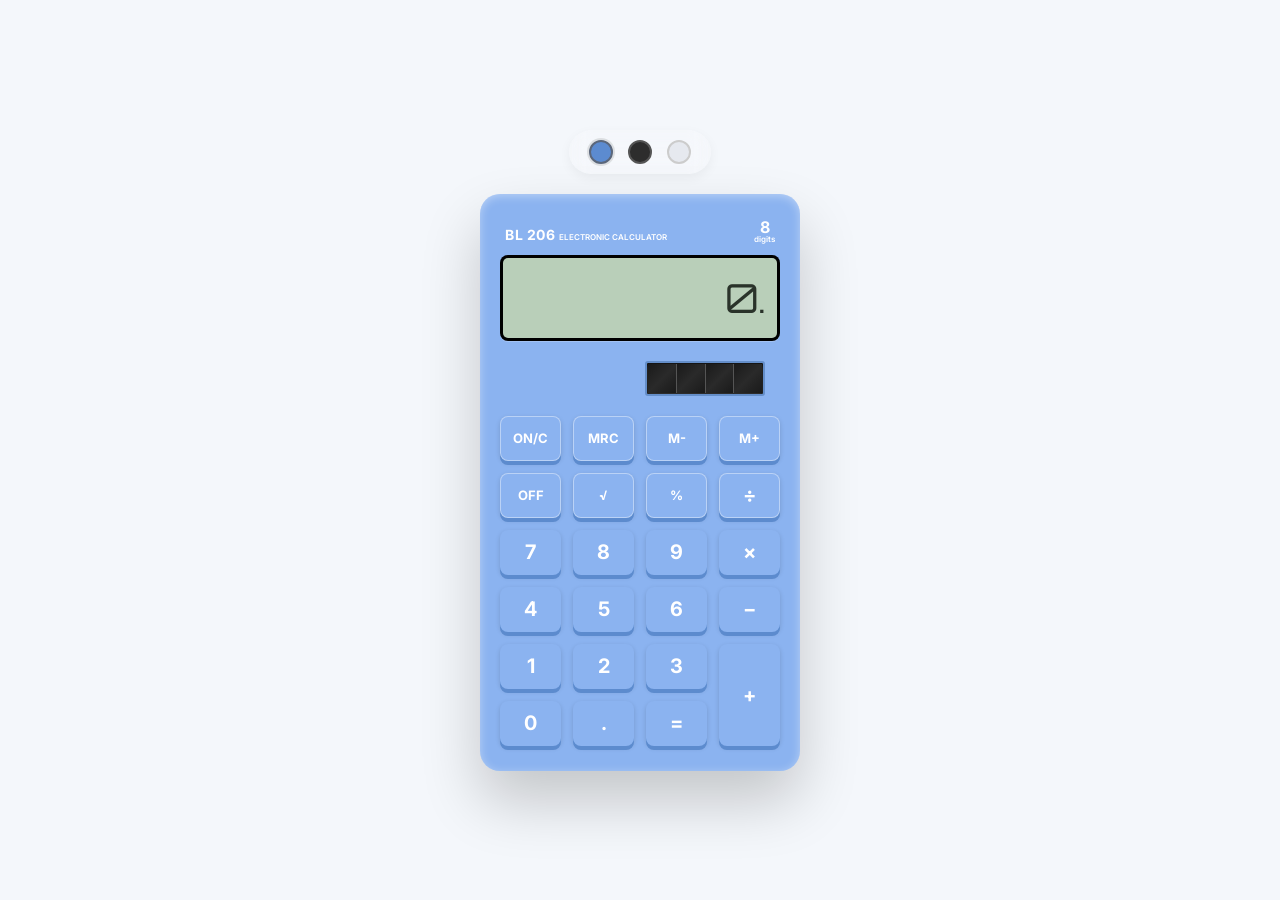
<file: WebDev-L1-Calculator/index.html>
<!DOCTYPE html>
<html lang="en">
<head>
    <meta charset="UTF-8">
    <meta name="viewport" content="width=device-width, initial-scale=1.0">
    <meta name="description" content="A professional, modern, and responsive basic calculator with theming and keyboard support.">
    <title>Basic Calculator</title>
    <link href="https://fonts.googleapis.com/css2?family=Inter:wght@400;600;700&family=Orbitron:wght@500&display=swap" rel="stylesheet">
    <link rel="stylesheet" href="style.css">
</head>
<body>
    <div class="app-container">
        <div class="theme-switcher">
            <button id="theme-blue" class="theme-btn active" data-theme="blue" title="Blue Theme (Default)"></button>
            <button id="theme-dark" class="theme-btn" data-theme="dark" title="Dark Theme"></button>
            <button id="theme-light" class="theme-btn" data-theme="light" title="Light Theme"></button>
        </div>
        
        <div class="calculator-wrapper">
            <div class="calculator">
                <div class="top-section">
                    <div class="brand">
                        <span class="brand-name">BL 206</span>
                        <span class="sub-brand">ELECTRONIC CALCULATOR</span>
                    </div>
                    <div class="digits-label">
                        <span class="digit-number">8</span>
                        <span class="digit-text">digits</span>
                    </div>
                </div>
                
                <div class="screen-container">
                    <div id="display" class="display">0.</div>
                </div>
                
                <div class="solar-panel-container">
                    <div class="solar-panel">
                        <div class="cell"></div>
                        <div class="cell"></div>
                        <div class="cell"></div>
                        <div class="cell"></div>
                    </div>
                </div>

                <div class="buttons">
                    <!-- Row 1 -->
                    <button class="btn fn outline" data-action="clear">ON/C</button>
                    <button class="btn fn outline" data-action="mrc">MRC</button>
                    <button class="btn fn outline" data-action="m-minus">M-</button>
                    <button class="btn fn outline" data-action="m-plus">M+</button>
                    
                    <!-- Row 2 -->
                    <button class="btn fn outline" data-action="off">OFF</button>
                    <button class="btn fn outline" data-action="sqrt">√</button>
                    <button class="btn fn outline" data-action="percent">%</button>
                    <button class="btn op outline" data-action="divide">÷</button>
                    
                    <!-- Row 3 -->
                    <button class="btn num" data-value="7">7</button>
                    <button class="btn num" data-value="8">8</button>
                    <button class="btn num" data-value="9">9</button>
                    <button class="btn op" data-action="multiply">×</button>
                    
                    <!-- Row 4 -->
                    <button class="btn num" data-value="4">4</button>
                    <button class="btn num" data-value="5">5</button>
                    <button class="btn num" data-value="6">6</button>
                    <button class="btn op" data-action="subtract">−</button>
                    
                    <!-- Row 5 & 6 -->
                    <button class="btn num" data-value="1">1</button>
                    <button class="btn num" data-value="2">2</button>
                    <button class="btn num" data-value="3">3</button>
                    <button class="btn op tall" data-action="add">+</button>
                    
                    <button class="btn num" data-value="0">0</button>
                    <button class="btn num" data-value=".">.</button>
                    <button class="btn op" data-action="calculate">=</button>
                </div>
            </div>
        </div>
    </div>
    <script src="script.js"></script>
</body>
</html>
</file>
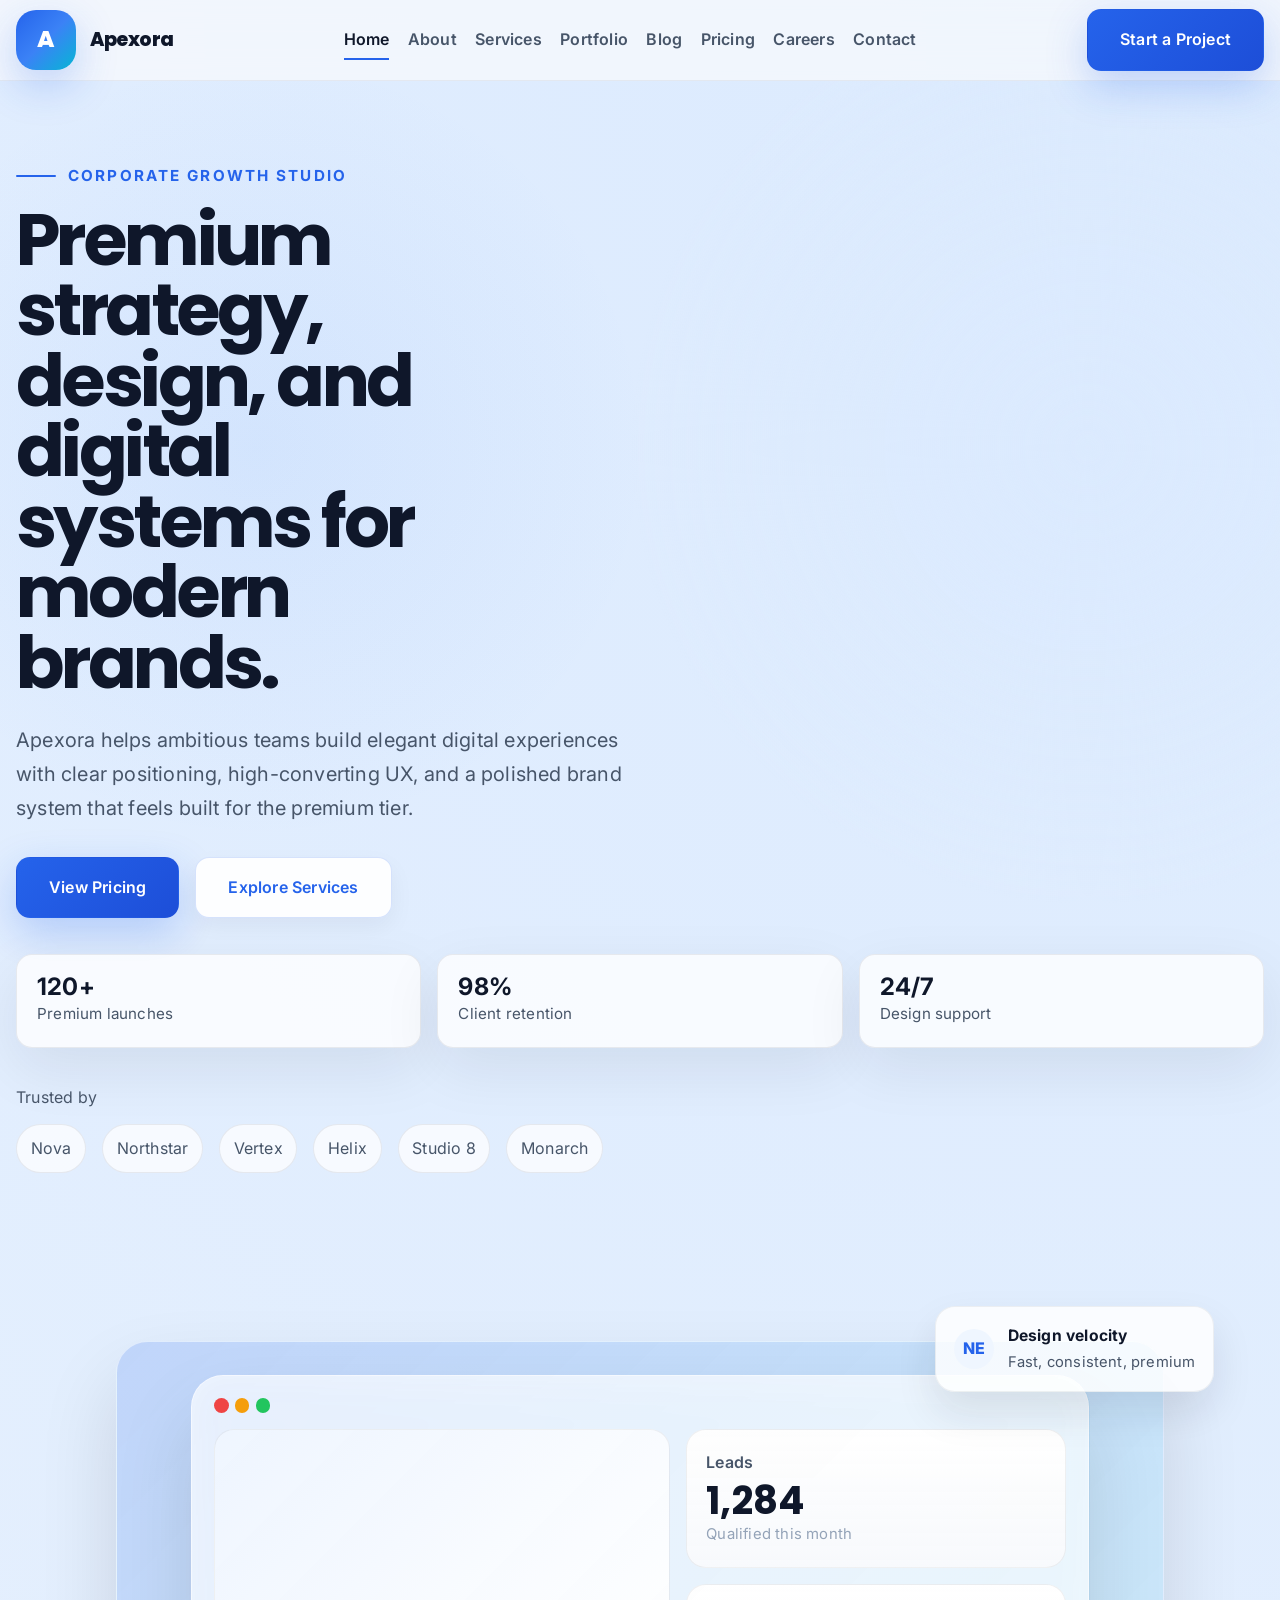
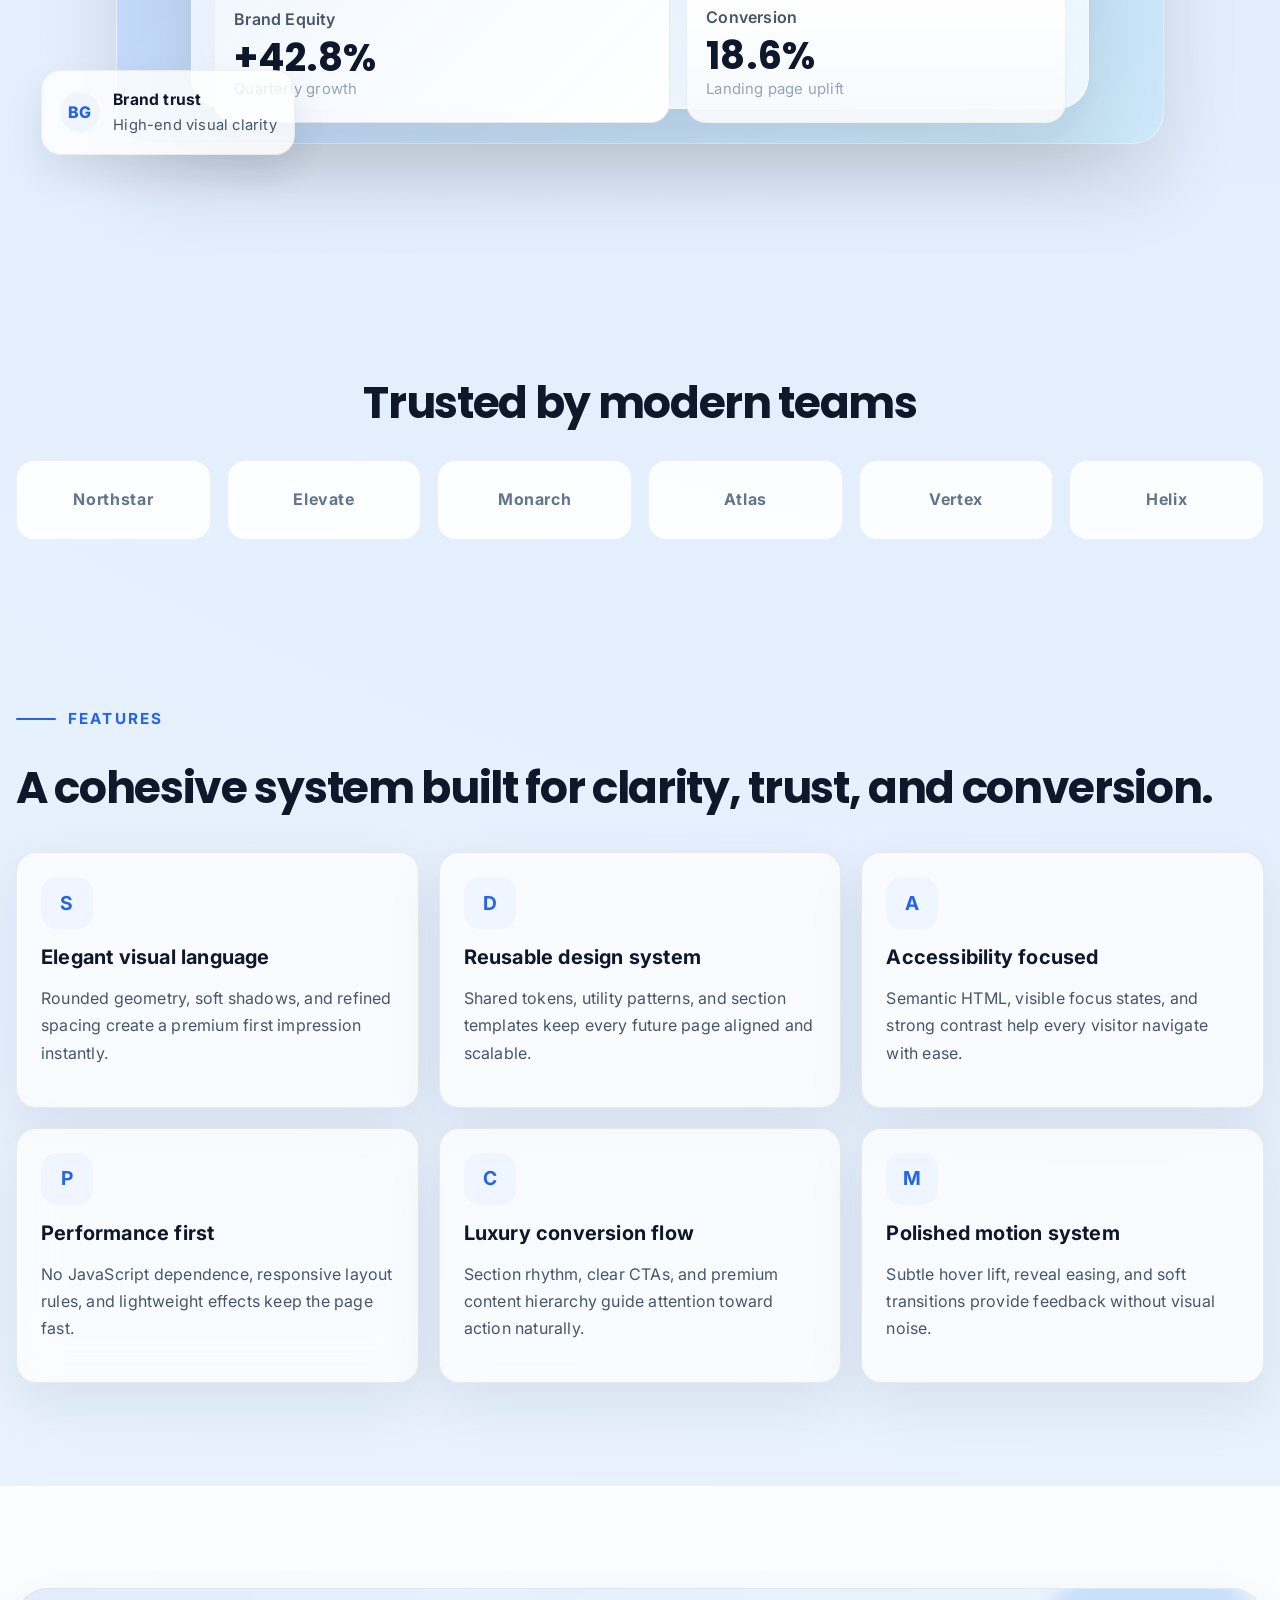
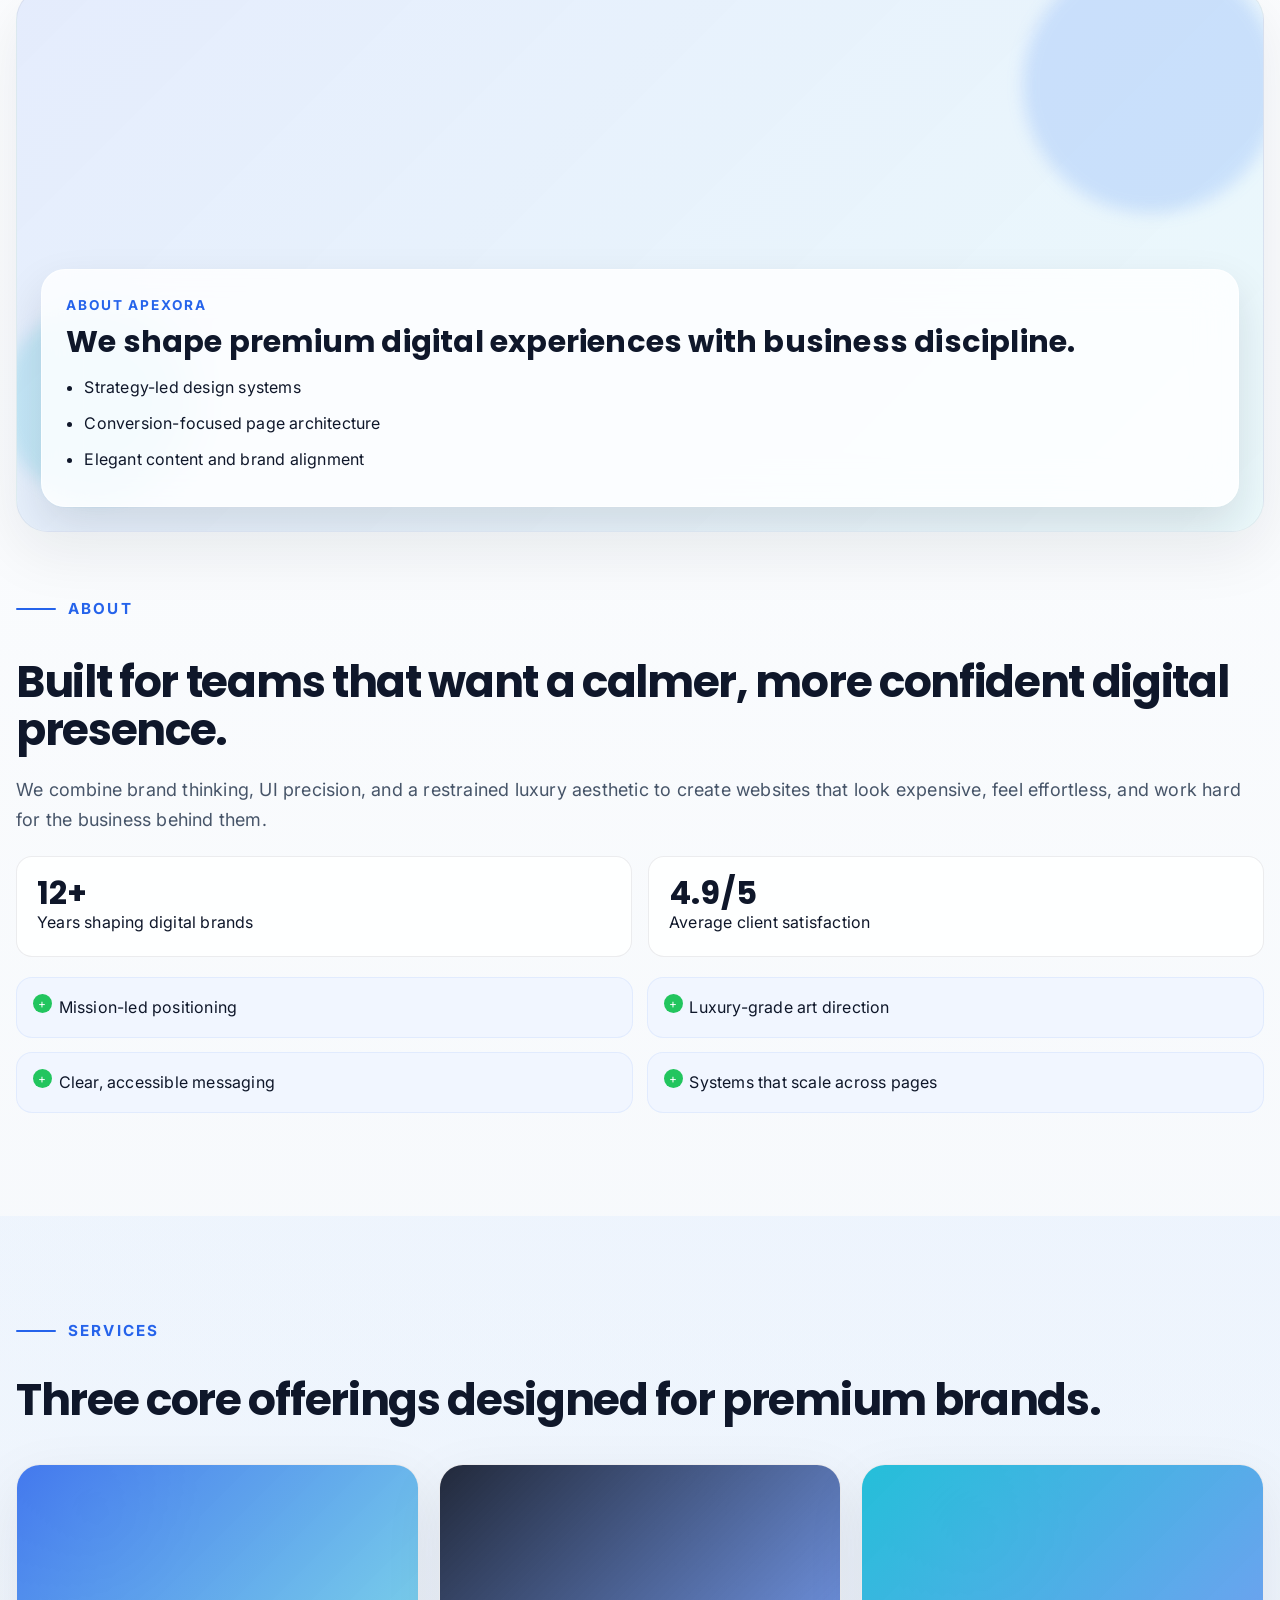
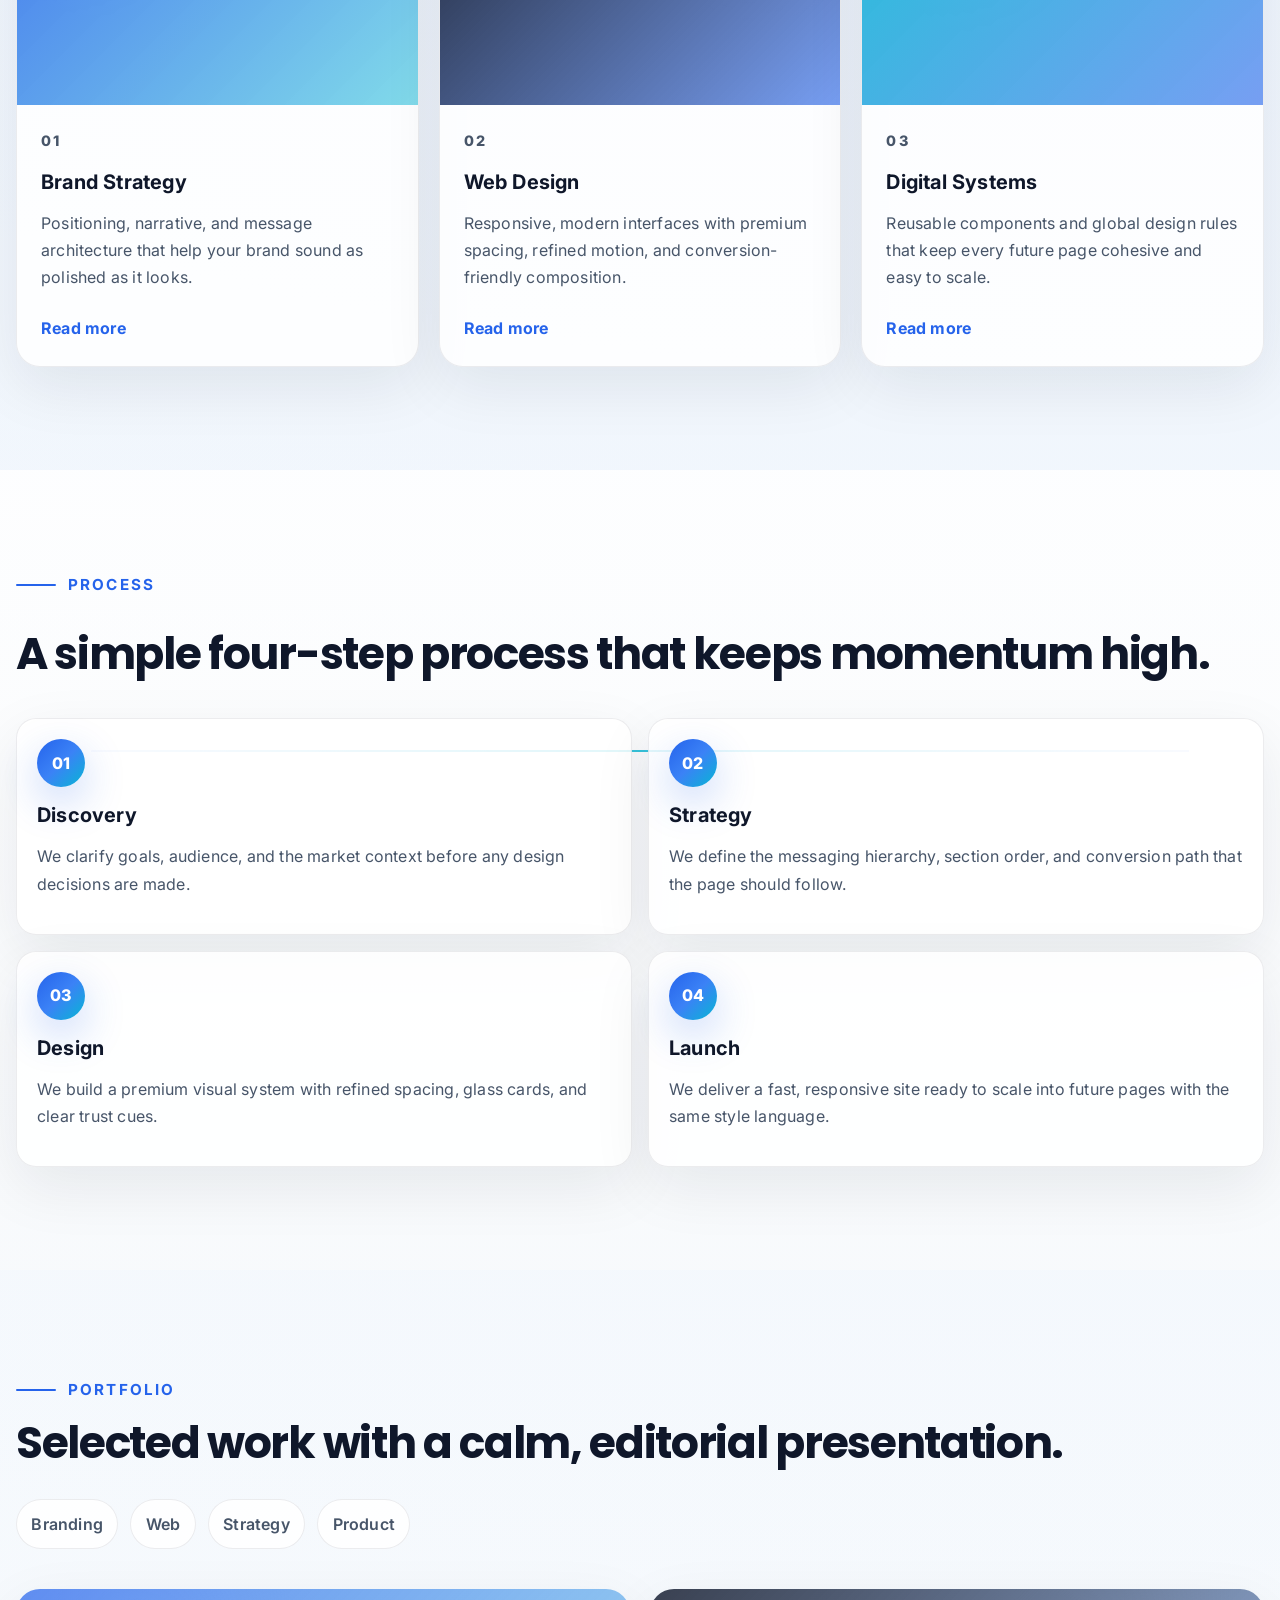
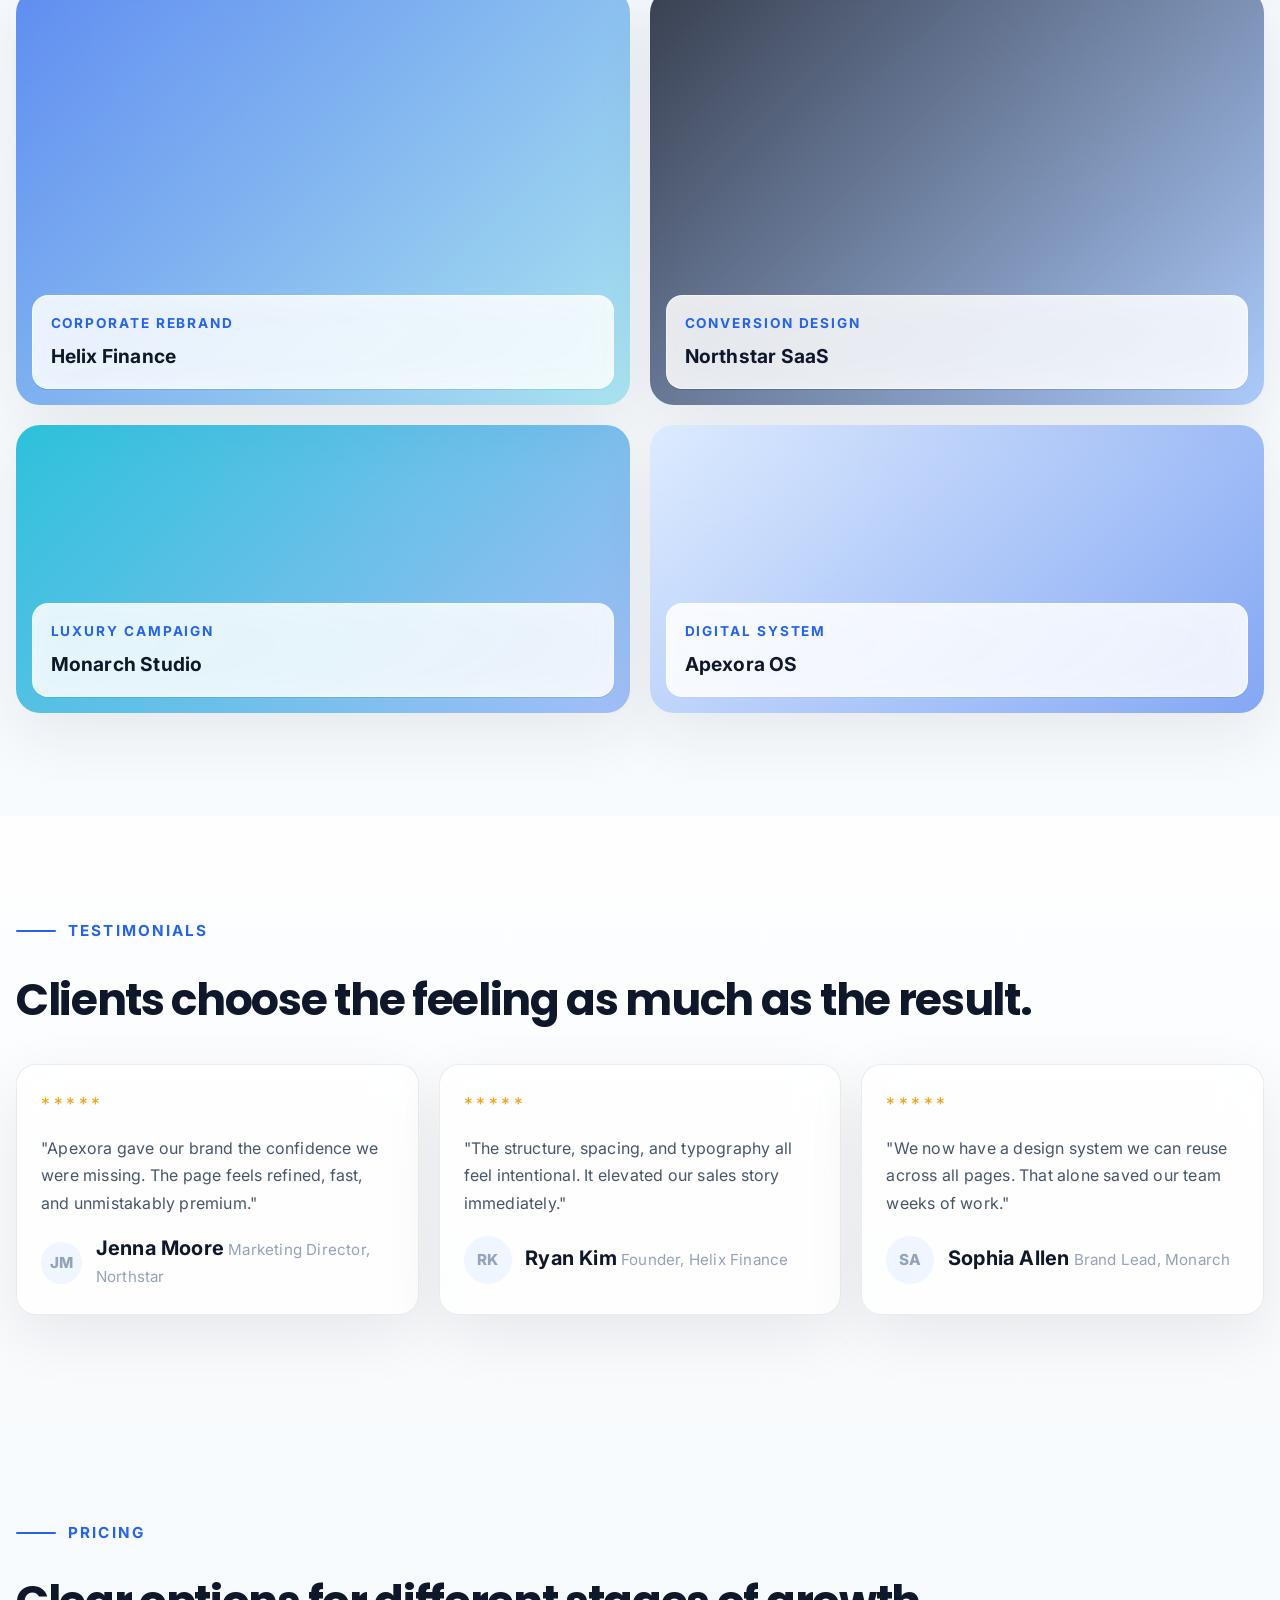
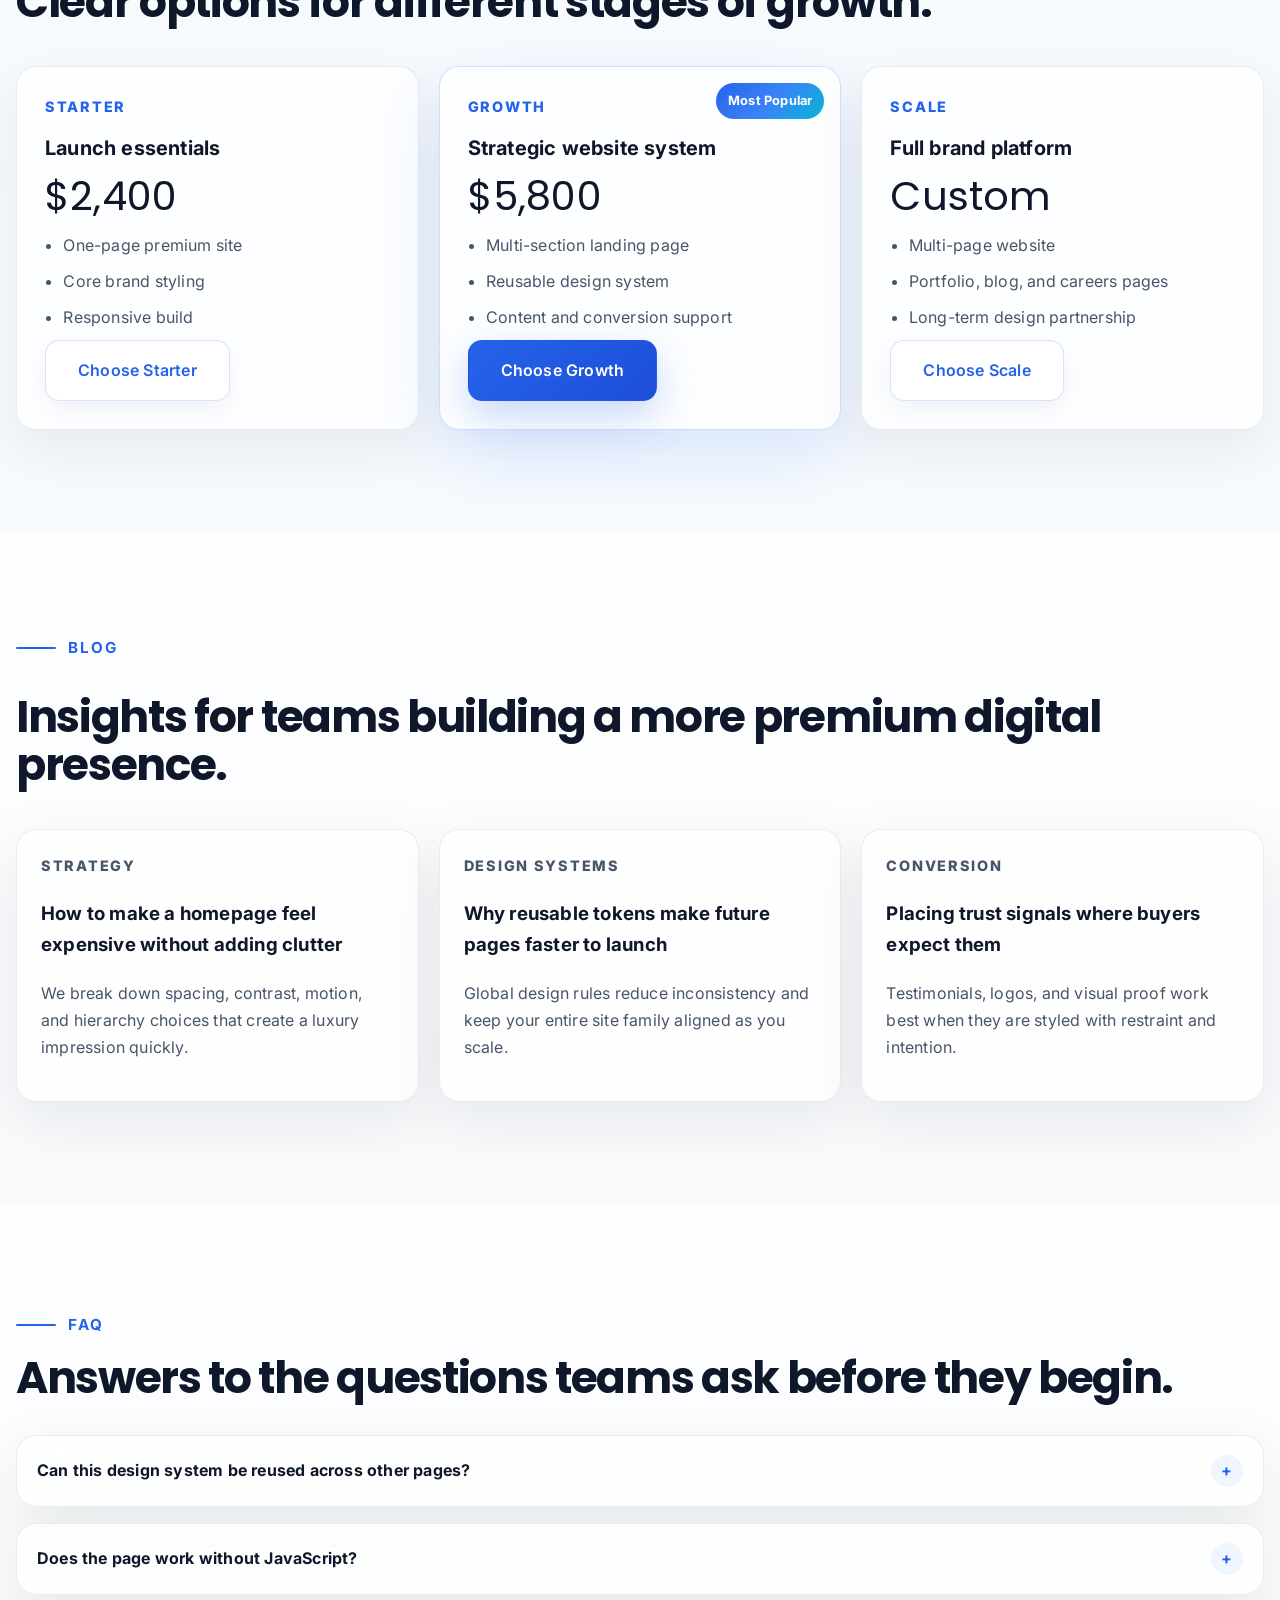
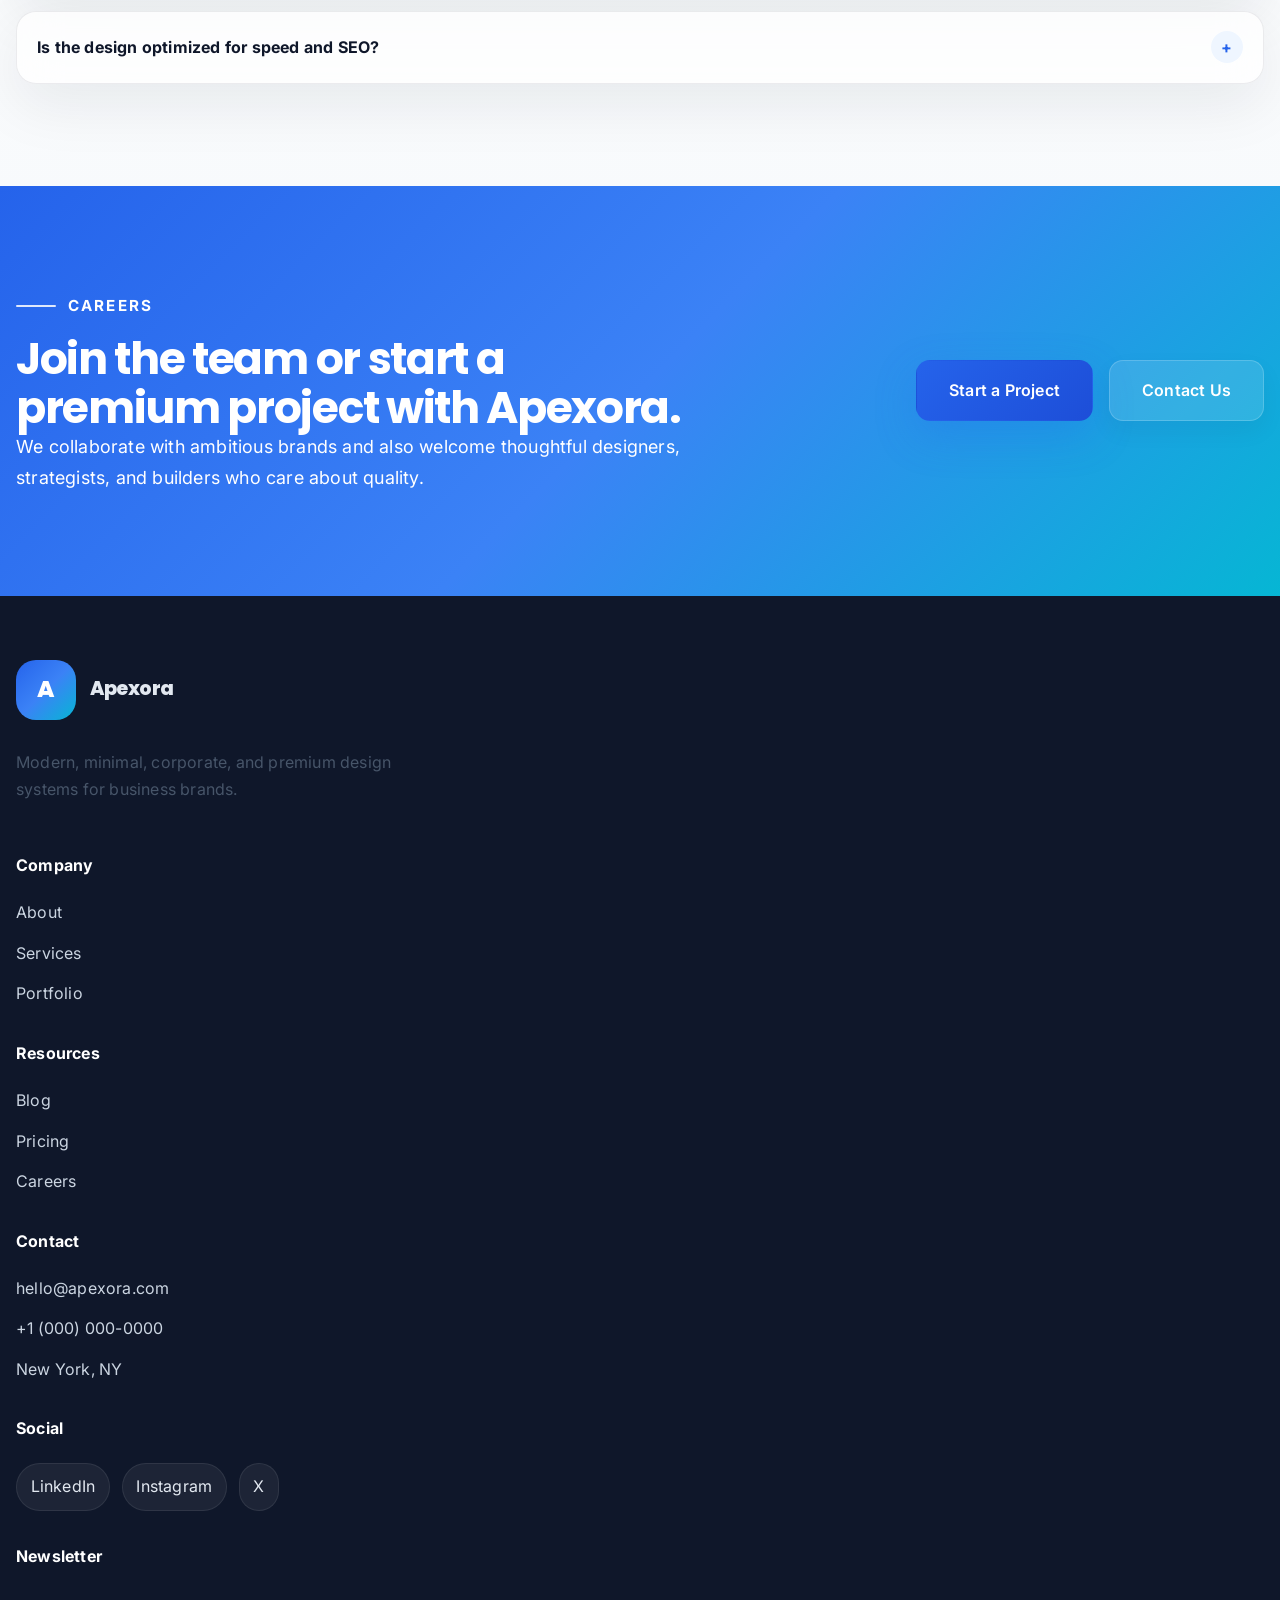
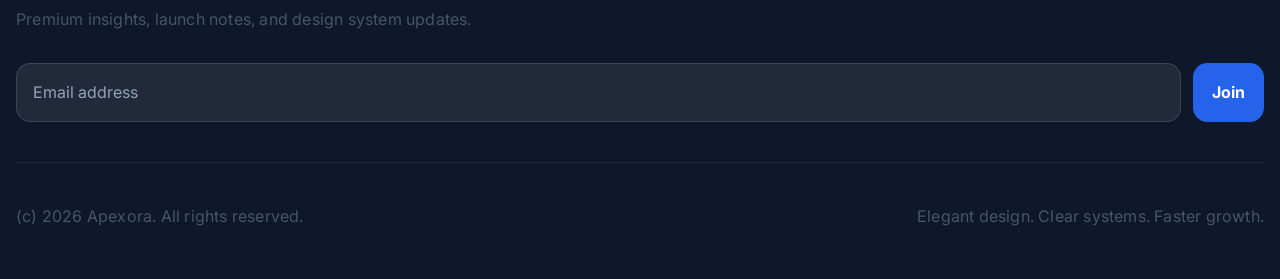
<file: WebDev-L1-LandingPage/index.html>
<!DOCTYPE html>
<html lang="en">
<head>
  <meta charset="UTF-8" />
  <meta name="viewport" content="width=device-width, initial-scale=1.0" />
  <meta name="description" content="Apexora is a premium business landing page for modern brands, offering elegant strategy, design, and digital systems." />
  <meta name="theme-color" content="#2563EB" />
  <title>Apexora | Premium Business Landing Page</title>
  <link rel="preconnect" href="https://fonts.googleapis.com" />
  <link rel="preconnect" href="https://fonts.gstatic.com" crossorigin />
  <link href="https://fonts.googleapis.com/css2?family=Inter:wght@400;500;600;700;800&family=Poppins:wght@700;800;900&display=swap" rel="stylesheet" />
  <link rel="stylesheet" href="styles.css" />
</head>
<body>
  <a class="skip-link" href="#main">Skip to content</a>

  <header class="site-header" aria-label="Primary">
    <div class="container site-header__inner">
      <a class="brand" href="#home" aria-label="Apexora home">
        <span class="brand__mark" aria-hidden="true">A</span>
        <span class="brand__text">Apexora</span>
      </a>

      <details class="site-header__mobile">
        <summary class="site-header__mobile-button" aria-label="Open menu">Menu</summary>
        <nav class="site-header__mobile-panel" aria-label="Mobile navigation">
          <a href="#home">Home</a>
          <a href="#about">About</a>
          <a href="#services">Services</a>
          <a href="#portfolio">Portfolio</a>
          <a href="#blog">Blog</a>
          <a href="#pricing">Pricing</a>
          <a href="#careers">Careers</a>
          <a href="#contact">Contact</a>
        </nav>
      </details>

      <nav class="site-nav" aria-label="Main navigation">
        <a href="#home" class="site-nav__link is-active">Home</a>
        <a href="#about" class="site-nav__link">About</a>
        <a href="#services" class="site-nav__link">Services</a>
        <a href="#portfolio" class="site-nav__link">Portfolio</a>
        <a href="#blog" class="site-nav__link">Blog</a>
        <a href="#pricing" class="site-nav__link">Pricing</a>
        <a href="#careers" class="site-nav__link">Careers</a>
        <a href="#contact" class="site-nav__link">Contact</a>
      </nav>

      <a class="btn btn--primary site-header__cta" href="#contact">Start a Project</a>
    </div>
  </header>

  <main id="main">
    <section id="home" class="hero section">
      <div class="hero__glow" aria-hidden="true"></div>
      <div class="container hero__inner">
        <div class="hero__content">
          <p class="eyebrow">Corporate Growth Studio</p>
          <h1>Premium strategy, design, and digital systems for modern brands.</h1>
          <p class="hero__lead">
            Apexora helps ambitious teams build elegant digital experiences with clear positioning, high-converting UX, and a polished brand system that feels built for the premium tier.
          </p>

          <div class="hero__actions">
            <a class="btn btn--primary" href="#pricing">View Pricing</a>
            <a class="btn btn--secondary" href="#services">Explore Services</a>
          </div>

          <ul class="stats" aria-label="Key statistics">
            <li class="stats__item">
              <strong>120+</strong>
              <span>Premium launches</span>
            </li>
            <li class="stats__item">
              <strong>98%</strong>
              <span>Client retention</span>
            </li>
            <li class="stats__item">
              <strong>24/7</strong>
              <span>Design support</span>
            </li>
          </ul>

          <div class="trust-strip" aria-label="Trusted by leading brands">
            <span>Trusted by</span>
            <div class="trust-strip__logos">
              <span>Nova</span>
              <span>Northstar</span>
              <span>Vertex</span>
              <span>Helix</span>
              <span>Studio 8</span>
              <span>Monarch</span>
            </div>
          </div>
        </div>

        <div class="hero__visual" aria-label="Premium dashboard illustration">
          <div class="hero-card hero-card--back"></div>
          <div class="hero-card hero-card--main">
            <div class="mock-window">
              <span></span>
              <span></span>
              <span></span>
            </div>
            <div class="mock-grid">
              <article class="mock-panel mock-panel--large">
                <p>Brand Equity</p>
                <strong>+42.8%</strong>
                <span>Quarterly growth</span>
              </article>
              <article class="mock-panel">
                <p>Leads</p>
                <strong>1,284</strong>
                <span>Qualified this month</span>
              </article>
              <article class="mock-panel">
                <p>Conversion</p>
                <strong>18.6%</strong>
                <span>Landing page uplift</span>
              </article>
            </div>
          </div>
          <div class="floating-card floating-card--top">
            <span class="floating-card__icon">NE</span>
            <div>
              <strong>Design velocity</strong>
              <p>Fast, consistent, premium</p>
            </div>
          </div>
          <div class="floating-card floating-card--bottom">
            <span class="floating-card__icon">BG</span>
            <div>
              <strong>Brand trust</strong>
              <p>High-end visual clarity</p>
            </div>
          </div>
        </div>
      </div>
    </section>

    <section class="section section--tight" aria-labelledby="trusted-by">
      <div class="container">
        <h2 id="trusted-by" class="section-title section-title--center">Trusted by modern teams</h2>
        <div class="logo-grid">
          <span>Northstar</span>
          <span>Elevate</span>
          <span>Monarch</span>
          <span>Atlas</span>
          <span>Vertex</span>
          <span>Helix</span>
        </div>
      </div>
    </section>

    <section id="features" class="section" aria-labelledby="features-title">
      <div class="container">
        <div class="section-heading">
          <p class="eyebrow">Features</p>
          <h2 id="features-title" class="section-title">A cohesive system built for clarity, trust, and conversion.</h2>
        </div>

        <div class="feature-grid">
          <article class="feature-card">
            <div class="feature-card__icon">S</div>
            <h3>Elegant visual language</h3>
            <p>Rounded geometry, soft shadows, and refined spacing create a premium first impression instantly.</p>
          </article>
          <article class="feature-card">
            <div class="feature-card__icon">D</div>
            <h3>Reusable design system</h3>
            <p>Shared tokens, utility patterns, and section templates keep every future page aligned and scalable.</p>
          </article>
          <article class="feature-card">
            <div class="feature-card__icon">A</div>
            <h3>Accessibility focused</h3>
            <p>Semantic HTML, visible focus states, and strong contrast help every visitor navigate with ease.</p>
          </article>
          <article class="feature-card">
            <div class="feature-card__icon">P</div>
            <h3>Performance first</h3>
            <p>No JavaScript dependence, responsive layout rules, and lightweight effects keep the page fast.</p>
          </article>
          <article class="feature-card">
            <div class="feature-card__icon">C</div>
            <h3>Luxury conversion flow</h3>
            <p>Section rhythm, clear CTAs, and premium content hierarchy guide attention toward action naturally.</p>
          </article>
          <article class="feature-card">
            <div class="feature-card__icon">M</div>
            <h3>Polished motion system</h3>
            <p>Subtle hover lift, reveal easing, and soft transitions provide feedback without visual noise.</p>
          </article>
        </div>
      </div>
    </section>

    <section id="about" class="section section--alt" aria-labelledby="about-title">
      <div class="container about">
        <div class="about__media">
          <div class="about__image">
            <div class="about__blob about__blob--one"></div>
            <div class="about__blob about__blob--two"></div>
            <div class="about__panel">
              <p>About Apexora</p>
              <h3>We shape premium digital experiences with business discipline.</h3>
              <ul>
                <li>Strategy-led design systems</li>
                <li>Conversion-focused page architecture</li>
                <li>Elegant content and brand alignment</li>
              </ul>
            </div>
          </div>
        </div>
        <div class="about__content">
          <p class="eyebrow">About</p>
          <h2 id="about-title" class="section-title">Built for teams that want a calmer, more confident digital presence.</h2>
          <p class="section-copy">
            We combine brand thinking, UI precision, and a restrained luxury aesthetic to create websites that look expensive, feel effortless, and work hard for the business behind them.
          </p>

          <div class="achievement-grid">
            <article class="achievement">
              <strong>12+</strong>
              <span>Years shaping digital brands</span>
            </article>
            <article class="achievement">
              <strong>4.9/5</strong>
              <span>Average client satisfaction</span>
            </article>
          </div>

          <div class="checklist">
            <div>Mission-led positioning</div>
            <div>Luxury-grade art direction</div>
            <div>Clear, accessible messaging</div>
            <div>Systems that scale across pages</div>
          </div>
        </div>
      </div>
    </section>

    <section id="services" class="section" aria-labelledby="services-title">
      <div class="container">
        <div class="section-heading">
          <p class="eyebrow">Services</p>
          <h2 id="services-title" class="section-title">Three core offerings designed for premium brands.</h2>
        </div>

        <div class="service-grid">
          <article class="service-card">
            <div class="service-card__media"></div>
            <div class="service-card__body">
              <p class="service-card__icon">01</p>
              <h3>Brand Strategy</h3>
              <p>Positioning, narrative, and message architecture that help your brand sound as polished as it looks.</p>
              <a href="#contact">Read more</a>
            </div>
          </article>
          <article class="service-card">
            <div class="service-card__media service-card__media--alt"></div>
            <div class="service-card__body">
              <p class="service-card__icon">02</p>
              <h3>Web Design</h3>
              <p>Responsive, modern interfaces with premium spacing, refined motion, and conversion-friendly composition.</p>
              <a href="#contact">Read more</a>
            </div>
          </article>
          <article class="service-card">
            <div class="service-card__media service-card__media--accent"></div>
            <div class="service-card__body">
              <p class="service-card__icon">03</p>
              <h3>Digital Systems</h3>
              <p>Reusable components and global design rules that keep every future page cohesive and easy to scale.</p>
              <a href="#contact">Read more</a>
            </div>
          </article>
        </div>
      </div>
    </section>

    <section class="section section--alt" aria-labelledby="process-title">
      <div class="container">
        <div class="section-heading">
          <p class="eyebrow">Process</p>
          <h2 id="process-title" class="section-title">A simple four-step process that keeps momentum high.</h2>
        </div>

        <ol class="process">
          <li class="process__step">
            <span class="process__number">01</span>
            <h3>Discovery</h3>
            <p>We clarify goals, audience, and the market context before any design decisions are made.</p>
          </li>
          <li class="process__step">
            <span class="process__number">02</span>
            <h3>Strategy</h3>
            <p>We define the messaging hierarchy, section order, and conversion path that the page should follow.</p>
          </li>
          <li class="process__step">
            <span class="process__number">03</span>
            <h3>Design</h3>
            <p>We build a premium visual system with refined spacing, glass cards, and clear trust cues.</p>
          </li>
          <li class="process__step">
            <span class="process__number">04</span>
            <h3>Launch</h3>
            <p>We deliver a fast, responsive site ready to scale into future pages with the same style language.</p>
          </li>
        </ol>
      </div>
    </section>

    <section id="portfolio" class="section" aria-labelledby="portfolio-title">
      <div class="container">
        <div class="section-heading section-heading--split">
          <div>
            <p class="eyebrow">Portfolio</p>
            <h2 id="portfolio-title" class="section-title">Selected work with a calm, editorial presentation.</h2>
          </div>
          <div class="portfolio-tags" aria-label="Portfolio categories">
            <span>Branding</span>
            <span>Web</span>
            <span>Strategy</span>
            <span>Product</span>
          </div>
        </div>

        <div class="portfolio-grid">
          <article class="portfolio-card portfolio-card--tall">
            <div class="portfolio-card__image"></div>
            <div class="portfolio-card__overlay">
              <p>Corporate rebrand</p>
              <h3>Helix Finance</h3>
            </div>
          </article>
          <article class="portfolio-card">
            <div class="portfolio-card__image portfolio-card__image--alt"></div>
            <div class="portfolio-card__overlay">
              <p>Conversion design</p>
              <h3>Northstar SaaS</h3>
            </div>
          </article>
          <article class="portfolio-card">
            <div class="portfolio-card__image portfolio-card__image--third"></div>
            <div class="portfolio-card__overlay">
              <p>Luxury campaign</p>
              <h3>Monarch Studio</h3>
            </div>
          </article>
          <article class="portfolio-card portfolio-card--wide">
            <div class="portfolio-card__image portfolio-card__image--fourth"></div>
            <div class="portfolio-card__overlay">
              <p>Digital system</p>
              <h3>Apexora OS</h3>
            </div>
          </article>
        </div>
      </div>
    </section>

    <section class="section section--alt" aria-labelledby="testimonials-title">
      <div class="container">
        <div class="section-heading">
          <p class="eyebrow">Testimonials</p>
          <h2 id="testimonials-title" class="section-title">Clients choose the feeling as much as the result.</h2>
        </div>

        <div class="testimonial-grid">
          <article class="testimonial-card">
            <div class="testimonial-card__stars" aria-label="Five stars">*****</div>
            <p>"Apexora gave our brand the confidence we were missing. The page feels refined, fast, and unmistakably premium."</p>
            <div class="testimonial-card__meta">
              <span class="avatar" aria-hidden="true">JM</span>
              <div>
                <strong>Jenna Moore</strong>
                <span>Marketing Director, Northstar</span>
              </div>
            </div>
          </article>
          <article class="testimonial-card">
            <div class="testimonial-card__stars" aria-label="Five stars">*****</div>
            <p>"The structure, spacing, and typography all feel intentional. It elevated our sales story immediately."</p>
            <div class="testimonial-card__meta">
              <span class="avatar" aria-hidden="true">RK</span>
              <div>
                <strong>Ryan Kim</strong>
                <span>Founder, Helix Finance</span>
              </div>
            </div>
          </article>
          <article class="testimonial-card">
            <div class="testimonial-card__stars" aria-label="Five stars">*****</div>
            <p>"We now have a design system we can reuse across all pages. That alone saved our team weeks of work."</p>
            <div class="testimonial-card__meta">
              <span class="avatar" aria-hidden="true">SA</span>
              <div>
                <strong>Sophia Allen</strong>
                <span>Brand Lead, Monarch</span>
              </div>
            </div>
          </article>
        </div>
      </div>
    </section>

    <section id="pricing" class="section" aria-labelledby="pricing-title">
      <div class="container">
        <div class="section-heading">
          <p class="eyebrow">Pricing</p>
          <h2 id="pricing-title" class="section-title">Clear options for different stages of growth.</h2>
        </div>

        <div class="pricing-grid">
          <article class="pricing-card">
            <p class="pricing-card__label">Starter</p>
            <h3>Launch essentials</h3>
            <p class="pricing-card__price">$2,400</p>
            <ul>
              <li>One-page premium site</li>
              <li>Core brand styling</li>
              <li>Responsive build</li>
            </ul>
            <a class="btn btn--secondary" href="#contact">Choose Starter</a>
          </article>
          <article class="pricing-card pricing-card--featured">
            <span class="pricing-card__ribbon">Most Popular</span>
            <p class="pricing-card__label">Growth</p>
            <h3>Strategic website system</h3>
            <p class="pricing-card__price">$5,800</p>
            <ul>
              <li>Multi-section landing page</li>
              <li>Reusable design system</li>
              <li>Content and conversion support</li>
            </ul>
            <a class="btn btn--primary" href="#contact">Choose Growth</a>
          </article>
          <article class="pricing-card">
            <p class="pricing-card__label">Scale</p>
            <h3>Full brand platform</h3>
            <p class="pricing-card__price">Custom</p>
            <ul>
              <li>Multi-page website</li>
              <li>Portfolio, blog, and careers pages</li>
              <li>Long-term design partnership</li>
            </ul>
            <a class="btn btn--secondary" href="#contact">Choose Scale</a>
          </article>
        </div>
      </div>
    </section>

    <section id="blog" class="section section--alt" aria-labelledby="blog-title">
      <div class="container">
        <div class="section-heading">
          <p class="eyebrow">Blog</p>
          <h2 id="blog-title" class="section-title">Insights for teams building a more premium digital presence.</h2>
        </div>

        <div class="testimonial-grid">
          <article class="testimonial-card">
            <p class="pricing-card__label">Strategy</p>
            <h3>How to make a homepage feel expensive without adding clutter</h3>
            <p>We break down spacing, contrast, motion, and hierarchy choices that create a luxury impression quickly.</p>
          </article>
          <article class="testimonial-card">
            <p class="pricing-card__label">Design Systems</p>
            <h3>Why reusable tokens make future pages faster to launch</h3>
            <p>Global design rules reduce inconsistency and keep your entire site family aligned as you scale.</p>
          </article>
          <article class="testimonial-card">
            <p class="pricing-card__label">Conversion</p>
            <h3>Placing trust signals where buyers expect them</h3>
            <p>Testimonials, logos, and visual proof work best when they are styled with restraint and intention.</p>
          </article>
        </div>
      </div>
    </section>

    <section id="faq" class="section section--alt" aria-labelledby="faq-title">
      <div class="container faq-layout">
        <div>
          <p class="eyebrow">FAQ</p>
          <h2 id="faq-title" class="section-title">Answers to the questions teams ask before they begin.</h2>
        </div>
        <div class="faq">
          <details class="faq__item">
            <summary>Can this design system be reused across other pages?</summary>
            <p>Yes. The page is structured around global tokens, reusable cards, consistent spacing, and shared section patterns.</p>
          </details>
          <details class="faq__item">
            <summary>Does the page work without JavaScript?</summary>
            <p>Yes. The layout, interactions, mobile menu, and FAQ all work with HTML and CSS only.</p>
          </details>
          <details class="faq__item">
            <summary>Is the design optimized for speed and SEO?</summary>
            <p>Yes. It uses semantic sections, accessible markup, minimal dependencies, and performance-friendly styling choices.</p>
          </details>
        </div>
      </div>
    </section>

    <section id="careers" class="section cta">
      <div class="container cta__inner">
        <div class="cta__content">
          <p class="eyebrow">Careers</p>
          <h2 class="section-title">Join the team or start a premium project with Apexora.</h2>
          <p class="section-copy">We collaborate with ambitious brands and also welcome thoughtful designers, strategists, and builders who care about quality.</p>
        </div>
        <div class="cta__actions">
          <a class="btn btn--primary" href="#contact">Start a Project</a>
          <a class="btn btn--secondary" href="#contact">Contact Us</a>
        </div>
      </div>
    </section>

    <footer id="contact" class="site-footer">
      <div class="container site-footer__inner">
        <div class="site-footer__brand">
          <a class="brand brand--footer" href="#home">
            <span class="brand__mark" aria-hidden="true">A</span>
            <span class="brand__text">Apexora</span>
          </a>
          <p>Modern, minimal, corporate, and premium design systems for business brands.</p>
        </div>

        <div class="site-footer__col">
          <h3>Company</h3>
          <a href="#about">About</a>
          <a href="#services">Services</a>
          <a href="#portfolio">Portfolio</a>
        </div>

        <div class="site-footer__col">
          <h3>Resources</h3>
          <a href="#blog">Blog</a>
          <a href="#pricing">Pricing</a>
          <a href="#careers">Careers</a>
        </div>

        <div class="site-footer__col">
          <h3>Contact</h3>
          <a href="mailto:hello@apexora.com">hello@apexora.com</a>
          <a href="tel:+10000000000">+1 (000) 000-0000</a>
          <a href="#home">New York, NY</a>
        </div>

        <div class="site-footer__col">
          <h3>Social</h3>
          <div class="site-footer__social" aria-label="Social links">
            <a href="#home" aria-label="LinkedIn">LinkedIn</a>
            <a href="#home" aria-label="Instagram">Instagram</a>
            <a href="#home" aria-label="X">X</a>
          </div>
        </div>

        <div class="site-footer__col">
          <h3>Newsletter</h3>
          <p>Premium insights, launch notes, and design system updates.</p>
          <form class="newsletter" action="#" method="post">
            <label class="sr-only" for="email">Email address</label>
            <input id="email" name="email" type="email" placeholder="Email address" />
            <button type="submit">Join</button>
          </form>
        </div>
      </div>
      <div class="container site-footer__bottom">
        <p>(c) 2026 Apexora. All rights reserved.</p>
        <p>Elegant design. Clear systems. Faster growth.</p>
      </div>
    </footer>
  </main>
</body>
</html>
</file>
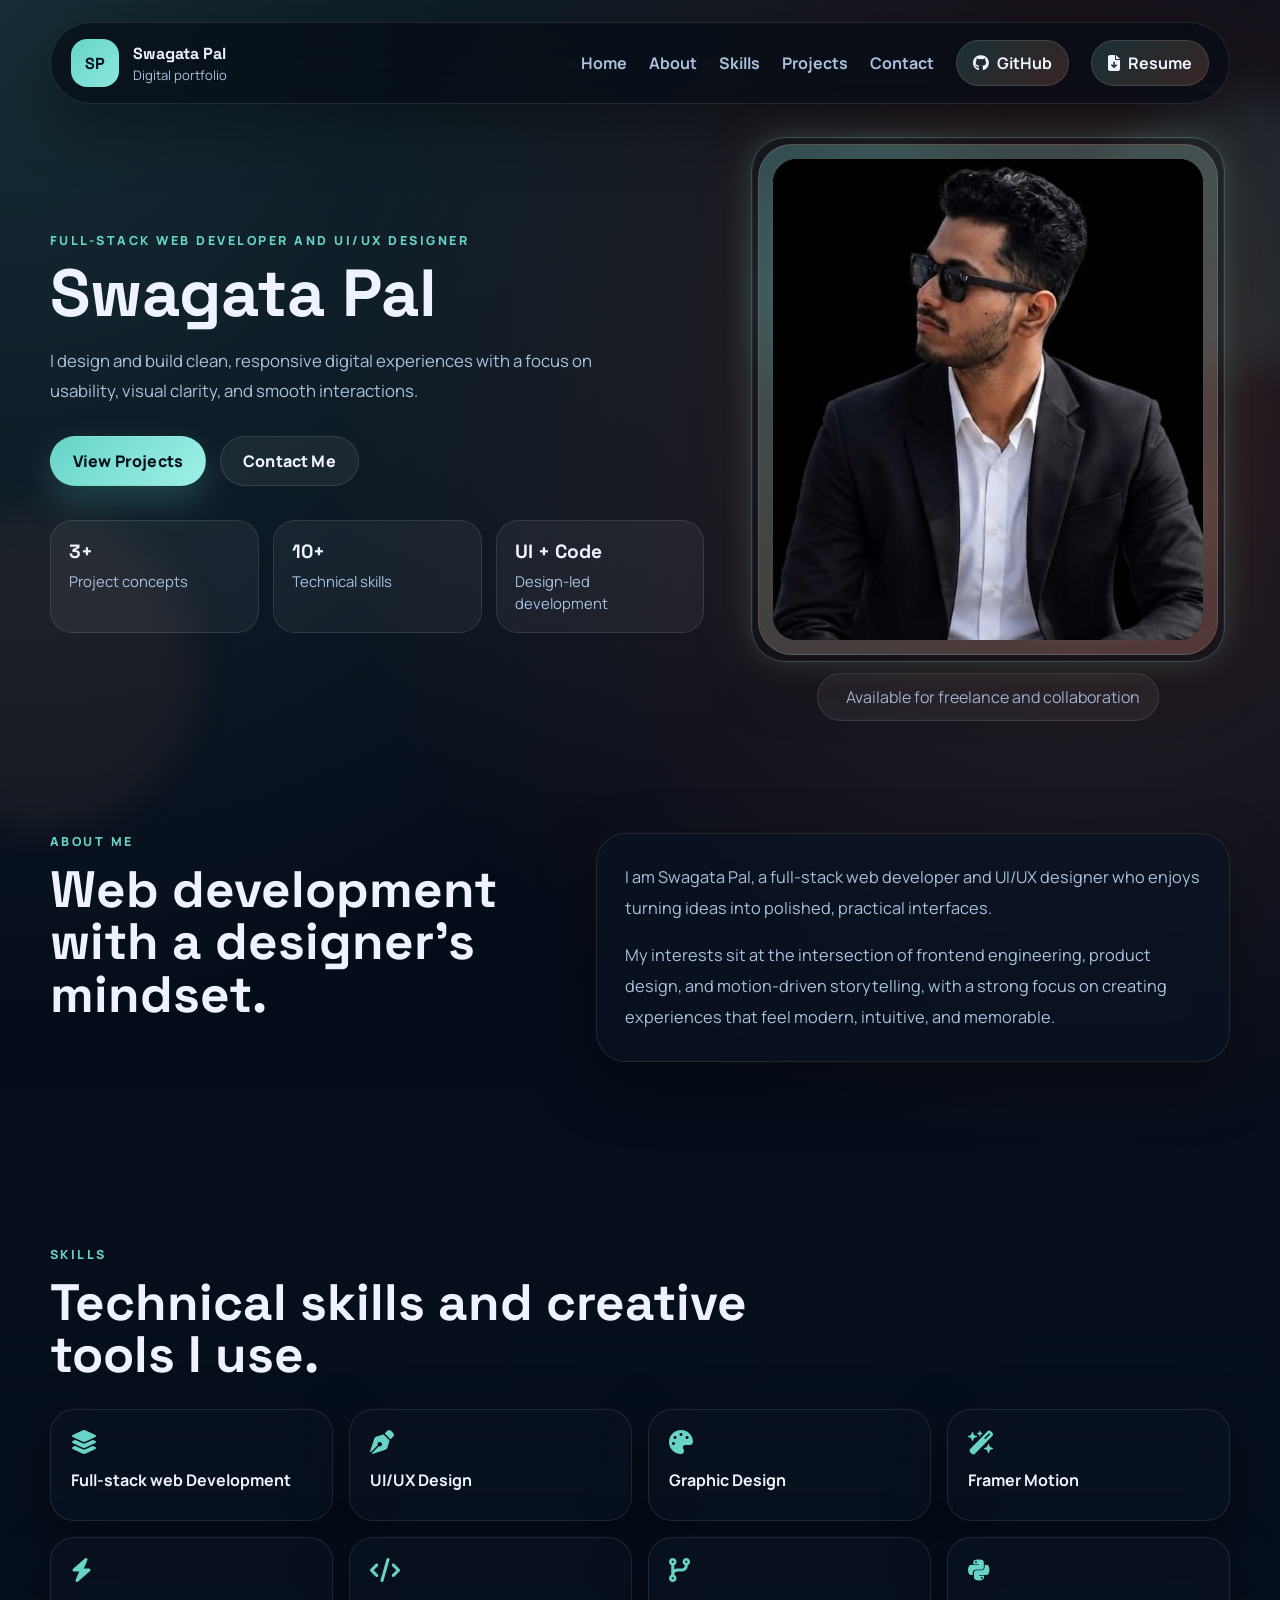
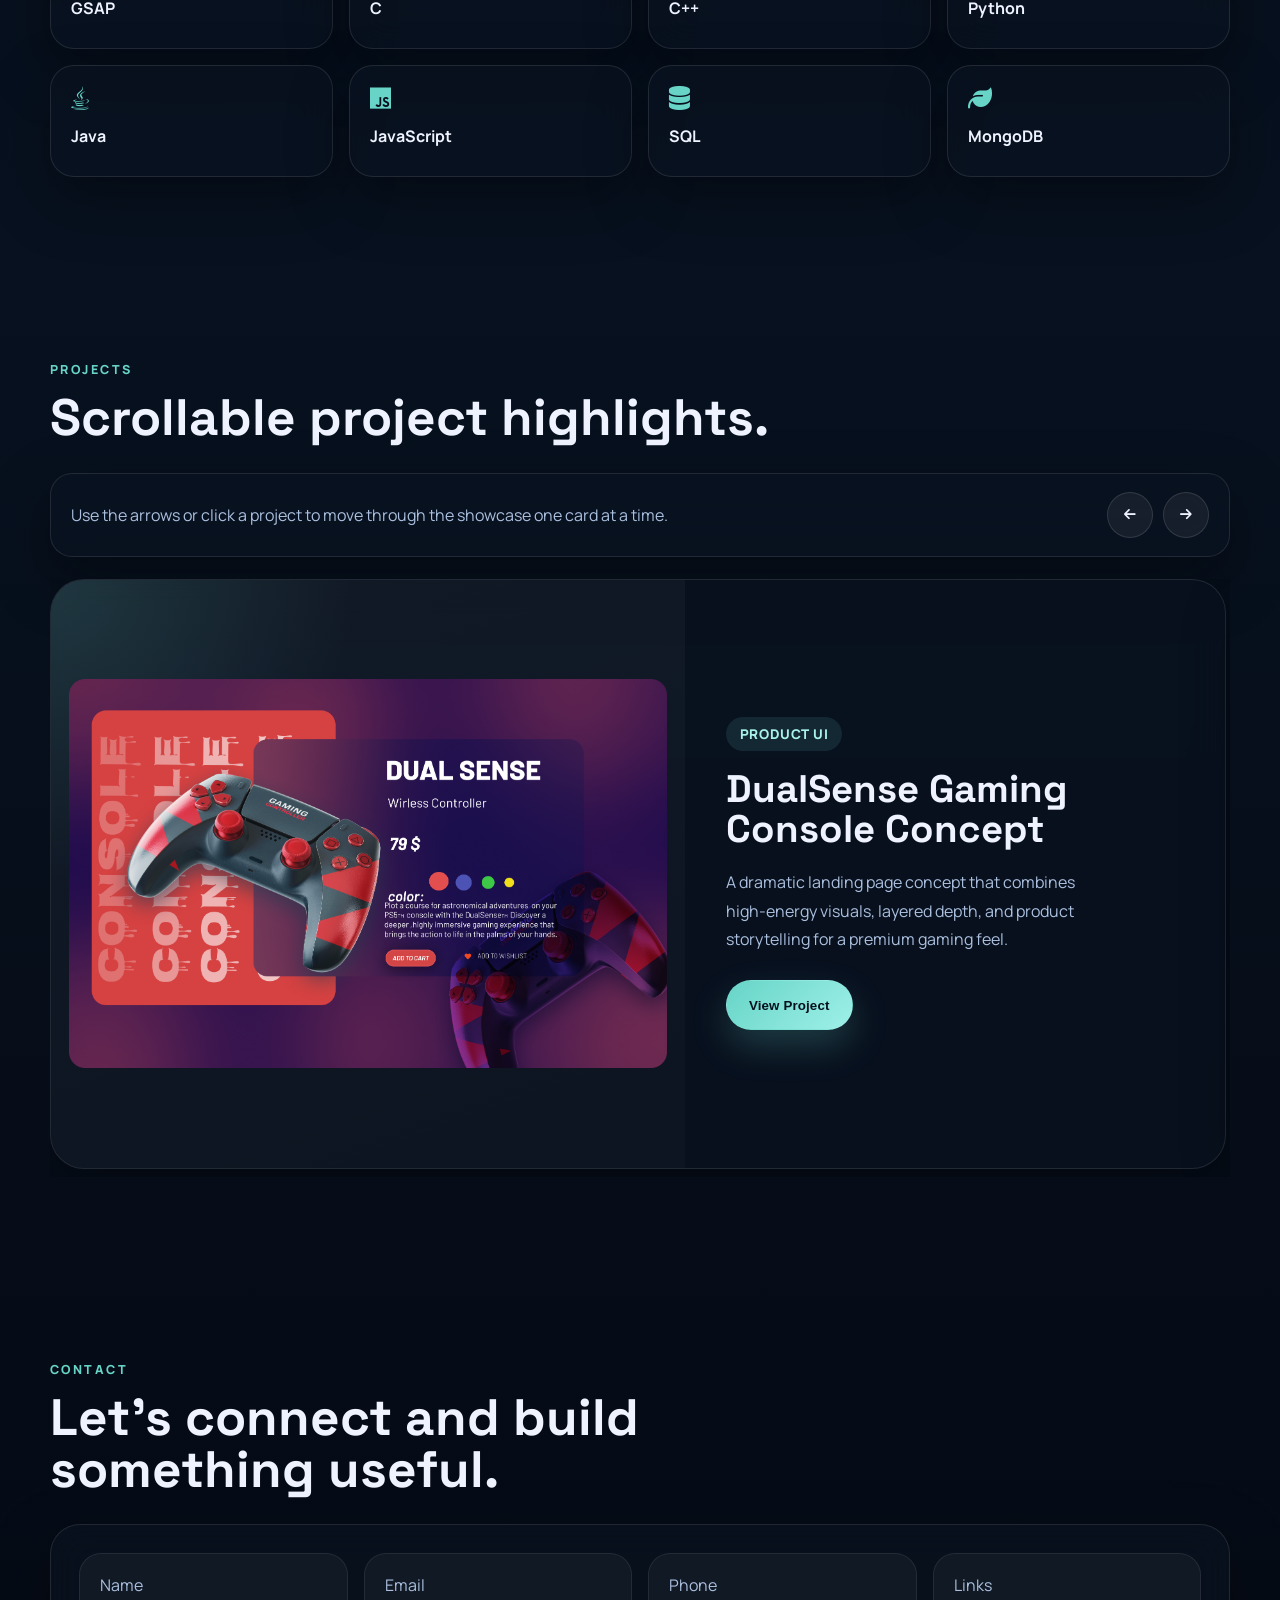
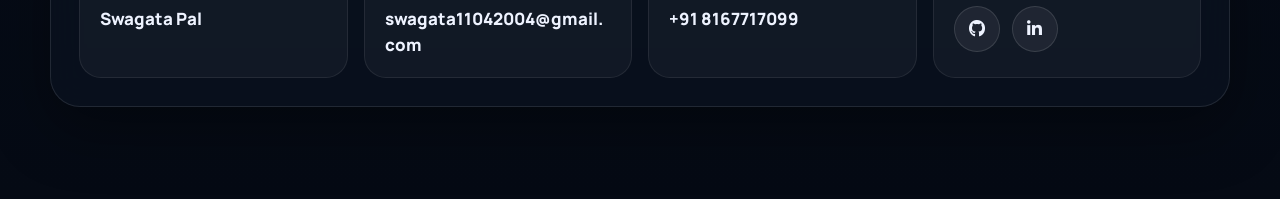
<file: WebDev-L1-Portfolio/index.html>
<!DOCTYPE html>
<html lang="en">
<head>
  <meta charset="UTF-8" />
  <meta name="viewport" content="width=device-width, initial-scale=1.0" />
  <title>Swagata Pal | Portfolio</title>
  <meta name="description" content="Swagata Pal's personal portfolio showcasing web development, UI/UX design, projects, and contact details." />
  <link rel="preconnect" href="https://fonts.googleapis.com">
  <link rel="preconnect" href="https://fonts.gstatic.com" crossorigin>
  <link href="https://fonts.googleapis.com/css2?family=Manrope:wght@400;500;600;700;800&family=Space+Grotesk:wght@500;700&display=swap" rel="stylesheet">
  <link rel="stylesheet" href="https://cdnjs.cloudflare.com/ajax/libs/font-awesome/6.5.2/css/all.min.css" />
  <link rel="stylesheet" href="styles.css" />
</head>
<body>
  <div class="bg-orb orb-one"></div>
  <div class="bg-orb orb-two"></div>

  <header class="site-header">
    <a class="brand" href="#home" aria-label="Swagata Pal portfolio home">
      <span class="brand-mark">SP</span>
      <span class="brand-text">
        <strong>Swagata Pal</strong>
        <small>Digital portfolio</small>
      </span>
    </a>

    <button class="nav-toggle" id="navToggle" aria-label="Open navigation menu" aria-expanded="false">
      <span></span>
      <span></span>
      <span></span>
    </button>

    <nav class="site-nav" id="siteNav">
      <a href="#home">Home</a>
      <a href="#about">About</a>
      <a href="#skills">Skills</a>
      <a href="#projects">Projects</a>
      <a href="#contact">Contact</a>
      <a class="github-link" href="https://github.com/Swagata2004" target="_blank" rel="noreferrer noopener">
        <i class="fa-brands fa-github"></i>
        GitHub
      </a>
      <a class="github-link resume-link" href="assets/Swagata-Pal-Resume.pdf" target="_blank" rel="noreferrer noopener" download="Swagata-Pal-Resume.pdf">
        <i class="fa-solid fa-file-arrow-down"></i>
        Resume
      </a>
    </nav>
  </header>

  <main>
    <section class="hero section" id="home">
      <div class="hero-copy reveal">
        <p class="eyebrow">Full-stack web Developer and UI/UX Designer</p>
        <h1>Swagata Pal</h1>
        <p class="hero-text">
          I design and build clean, responsive digital experiences with a focus on usability, visual clarity, and smooth interactions.
        </p>

        <div class="hero-actions">
          <a class="btn btn-primary" href="#projects">View Projects</a>
          <a class="btn btn-secondary" href="#contact">Contact Me</a>
        </div>

        <div class="hero-stats">
          <article>
            <strong>3+</strong>
            <span>Project concepts</span>
          </article>
          <article>
            <strong>10+</strong>
            <span>Technical skills</span>
          </article>
          <article>
            <strong>UI + Code</strong>
            <span>Design-led development</span>
          </article>
        </div>
      </div>

      <div class="hero-visual reveal">
        <div class="photo-frame">
          <img src="assets/profile.jpg" alt="Portrait of Swagata Pal" />
        </div>
        <div class="hero-badge">
          <i class="fa-solid fa-sparkles"></i>
          Available for freelance and collaboration
        </div>
      </div>
    </section>

    <section class="section about-section" id="about">
      <div class="section-heading reveal">
        <p class="eyebrow">About Me</p>
        <h2>Web development with a designer's mindset.</h2>
      </div>
      <div class="about-card reveal">
        <p>
          I am Swagata Pal, a full-stack web developer and UI/UX designer who enjoys turning ideas into polished, practical interfaces.
        </p>
        <p>
          My interests sit at the intersection of frontend engineering, product design, and motion-driven storytelling, with a strong focus on creating experiences that feel modern, intuitive, and memorable.
        </p>
      </div>
    </section>

    <section class="section" id="skills">
      <div class="section-heading reveal">
        <p class="eyebrow">Skills</p>
        <h2>Technical skills and creative tools I use.</h2>
      </div>

      <div class="skills-grid">
        <article class="skill-card reveal"><i class="fa-solid fa-layer-group"></i><span>Full-stack web Development</span></article>
        <article class="skill-card reveal"><i class="fa-solid fa-pen-nib"></i><span>UI/UX Design</span></article>
        <article class="skill-card reveal"><i class="fa-solid fa-palette"></i><span>Graphic Design</span></article>
        <article class="skill-card reveal"><i class="fa-solid fa-wand-magic-sparkles"></i><span>Framer Motion</span></article>
        <article class="skill-card reveal"><i class="fa-solid fa-bolt"></i><span>GSAP</span></article>
        <article class="skill-card reveal"><i class="fa-solid fa-code"></i><span>C</span></article>
        <article class="skill-card reveal"><i class="fa-solid fa-code-branch"></i><span>C++</span></article>
        <article class="skill-card reveal"><i class="fa-brands fa-python"></i><span>Python</span></article>
        <article class="skill-card reveal"><i class="fa-brands fa-java"></i><span>Java</span></article>
        <article class="skill-card reveal"><i class="fa-brands fa-js"></i><span>JavaScript</span></article>
        <article class="skill-card reveal"><i class="fa-solid fa-database"></i><span>SQL</span></article>
        <article class="skill-card reveal"><i class="fa-solid fa-leaf"></i><span>MongoDB</span></article>
      </div>
    </section>

    <section class="section projects-section" id="projects">
      <div class="section-heading reveal">
        <p class="eyebrow">Projects</p>
        <h2>Scrollable project highlights.</h2>
      </div>

      <div class="projects-toolbar reveal">
        <p>Use the arrows or click a project to move through the showcase one card at a time.</p>
        <div class="project-controls">
          <button class="control-btn" type="button" id="prevProject" aria-label="Previous project">
            <i class="fa-solid fa-arrow-left"></i>
          </button>
          <button class="control-btn" type="button" id="nextProject" aria-label="Next project">
            <i class="fa-solid fa-arrow-right"></i>
          </button>
        </div>
      </div>

      <div class="project-rail" id="projectRail">
        <article class="project-card reveal" data-project>
          <div class="project-media">
            <img src="assets/project-gamepad.png" alt="Gaming console UI concept with bold red and purple accents" />
          </div>
          <div class="project-content">
            <span class="project-tag">Product UI</span>
            <h3>DualSense Gaming Console Concept</h3>
            <p>A dramatic landing page concept that combines high-energy visuals, layered depth, and product storytelling for a premium gaming feel.</p>
            <button class="btn btn-primary project-btn" type="button">View Project</button>
          </div>
        </article>

        <article class="project-card reveal" data-project>
          <div class="project-media">
            <img src="assets/project-airmax.png" alt="Air Max sneaker landing page concept" />
          </div>
          <div class="project-content">
            <span class="project-tag">E-commerce UI</span>
            <h3>Air Max Sneaker Showcase</h3>
            <p>A fashion-forward product hero built to spotlight a sneaker with bold typography, strong contrast, and a stylish commercial layout.</p>
            <button class="btn btn-primary project-btn" type="button">View Project</button>
          </div>
        </article>

        <article class="project-card reveal" data-project>
          <div class="project-media">
            <img src="assets/project-education.png" alt="Educational UI concept with colorful modular layout" />
          </div>
          <div class="project-content">
            <span class="project-tag">Education Platform</span>
            <h3>Design School Learning UI</h3>
            <p>An educational interface concept with playful shapes, clear hierarchy, and a clean structure for class discovery and learning content.</p>
            <button class="btn btn-primary project-btn" type="button">View Project</button>
          </div>
        </article>
      </div>
    </section>

    <section class="section contact-section" id="contact">
      <div class="section-heading reveal">
        <p class="eyebrow">Contact</p>
        <h2>Let’s connect and build something useful.</h2>
      </div>

      <div class="contact-card reveal">
        <div class="contact-item">
          <span>Name</span>
          <strong>Swagata Pal</strong>
        </div>
        <div class="contact-item">
          <span>Email</span>
          <a href="mailto:swagata11042004@gmail.com">swagata11042004@gmail.com</a>
        </div>
        <div class="contact-item">
          <span>Phone</span>
          <a href="tel:+918167717099">+91 8167717099</a>
        </div>
        <div class="contact-item">
          <span>Links</span>
          <div class="contact-links">
            <a href="https://github.com/Swagata2004" target="_blank" rel="noreferrer noopener" aria-label="GitHub profile">
              <i class="fa-brands fa-github"></i>
            </a>
            <a href="https://www.linkedin.com/" target="_blank" rel="noreferrer noopener" aria-label="LinkedIn profile">
              <i class="fa-brands fa-linkedin-in"></i>
            </a>
          </div>
        </div>
      </div>
    </section>
  </main>

  <script src="script.js"></script>
</body>
</html>
</file>
<file: WebDev-L1-Calculator/style.css>
:root {
    /* Blue Theme (Default) */
    --bg-page: #f4f7fb;
    --calc-bg: #8bb3f0;
    --calc-shadow: 0 30px 60px rgba(0, 0, 0, 0.2), inset 0 2px 10px rgba(255,255,255,0.4);
    --btn-bg: #8bb3f0;
    --btn-shadow: 0 4px #5c8bce, 0 2px 5px rgba(0,0,0,0.15);
    --btn-active-shadow: 0 0px #5c8bce, 0 1px 2px rgba(0,0,0,0.15);
    --btn-text: #ffffff;
    --screen-bg: #b9cfb9;
    --screen-text: #2a332a;
    --brand-text: #ffffff;
    --panel-border: #648ec9;
}

[data-theme="dark"] {
    --bg-page: #121212;
    --calc-bg: #2d2d2d;
    --calc-shadow: 0 30px 60px rgba(0, 0, 0, 0.6), inset 0 2px 10px rgba(255,255,255,0.05);
    --btn-bg: #383838;
    --btn-shadow: 0 4px #1a1a1a, 0 2px 5px rgba(0,0,0,0.4);
    --btn-active-shadow: 0 0px #1a1a1a, 0 1px 2px rgba(0,0,0,0.4);
    --btn-text: #e0e0e0;
    --screen-bg: #8a9c88;
    --screen-text: #1a2219;
    --brand-text: #a0a0a0;
    --panel-border: #1a1a1a;
}

[data-theme="light"] {
    --bg-page: #e6e9ef;
    --calc-bg: #e6e9ef;
    --calc-shadow: 12px 12px 24px rgba(181, 192, 211, 0.7), -12px -12px 24px rgba(255, 255, 255, 0.8);
    --btn-bg: #e6e9ef;
    --btn-shadow: 6px 6px 12px rgba(181, 192, 211, 0.6), -6px -6px 12px rgba(255, 255, 255, 0.8);
    --btn-active-shadow: inset 4px 4px 8px rgba(181, 192, 211, 0.6), inset -4px -4px 8px rgba(255, 255, 255, 0.8);
    --btn-text: #4a5568;
    --screen-bg: #c1d5c7;
    --screen-text: #2d3748;
    --brand-text: #718096;
    --panel-border: #cbd5e0;
}

* {
    box-sizing: border-box;
    margin: 0;
    padding: 0;
}

body {
    font-family: 'Inter', sans-serif;
    background-color: var(--bg-page);
    display: flex;
    justify-content: center;
    align-items: center;
    min-height: 100vh;
    transition: background-color 0.4s ease;
}

.app-container {
    display: flex;
    flex-direction: column;
    align-items: center;
    gap: 20px;
}

.theme-switcher {
    display: flex;
    gap: 15px;
    background: rgba(255,255,255,0.1);
    padding: 10px 20px;
    border-radius: 30px;
    backdrop-filter: blur(10px);
    box-shadow: 0 4px 12px rgba(0,0,0,0.05);
}

.theme-btn {
    width: 24px;
    height: 24px;
    border-radius: 50%;
    border: 2px solid transparent;
    cursor: pointer;
    transition: transform 0.2s, border-color 0.2s;
}

.theme-btn:hover {
    transform: scale(1.1);
}

.theme-btn.active {
    border-color: #fff;
    box-shadow: 0 0 0 2px rgba(0,0,0,0.1);
}

#theme-blue { background-color: #5c8bd0; border-color:#7589ac}
#theme-blue.active{ border-color:#5b677b}
#theme-dark { background-color: #2d2d2d; border-color: #555; }
#theme-dark.active { border-color: #fff; }
#theme-light { background-color: #e6e9ef; border-color: #ccc; }
#theme-light.active { border-color: #888; }

.calculator-wrapper {
    perspective: 1000px;
}

.calculator {
    width: 320px;
    background-color: var(--calc-bg);
    border-radius: 20px;
    box-shadow: var(--calc-shadow);
    padding: 25px 20px 25px;
    transition: background-color 0.4s ease, box-shadow 0.4s ease, transform 0.3s ease;
}

.top-section {
    display: flex;
    justify-content: space-between;
    align-items: flex-end;
    margin-bottom: 12px;
    padding: 0 5px;
}

.brand {
    color: var(--brand-text);
    font-size: 14px;
    font-weight: 700;
    line-height: 1.1;
    letter-spacing: 0.5px;
}

.sub-brand {
    font-size: 8px;
    font-weight: 600;
    letter-spacing: 0px;
}

.digits-label {
    text-align: center;
    color: var(--brand-text);
    line-height: 1;
}

.digit-number {
    font-size: 16px;
    font-weight: 700;
}

.digit-text {
    display: block;
    font-size: 8px;
    font-weight: 600;
}

.screen-container {
    background: #000;
    padding: 3px;
    border-radius: 8px;
    margin-bottom: 20px;
    box-shadow: inset 0 2px 5px rgba(0,0,0,0.3), 0 1px 0 rgba(255,255,255,0.2);
}

.screen {
    background-color: var(--screen-bg);
    border-radius: 5px;
    padding: 15px 10px;
    transition: background-color 0.4s ease;
}

.display {
    font-family: 'Orbitron', monospace;
    font-size: 40px;
    color: var(--screen-text);
    text-align: right;
    overflow: hidden;
    white-space: nowrap;
    text-overflow: clip;
    background-color: var(--screen-bg);
    border-radius: 5px;
    padding: 15px 10px;
    min-height: 75px;
    display: flex;
    align-items: center;
    justify-content: flex-end;
    transition: background-color 0.4s ease, color 0.4s ease;
}

.solar-panel-container {
    display: flex;
    justify-content: flex-end;
    margin-bottom: 20px;
    padding-right: 15px;
}

.solar-panel {
    display: flex;
    background-color: #333;
    border: 2px solid var(--panel-border);
    border-radius: 3px;
    padding: 1px;
    width: 120px;
    height: 35px;
    box-shadow: inset 0 2px 4px rgba(0,0,0,0.8);
    transition: border-color 0.4s ease;
}

.solar-panel .cell {
    flex: 1;
    border-right: 1px solid #555;
    background: linear-gradient(135deg, #1a1a1a 0%, #2a2a2a 50%, #1a1a1a 100%);
}

.solar-panel .cell:last-child {
    border-right: none;
}

.buttons {
    display: grid;
    grid-template-columns: repeat(4, 1fr);
    grid-auto-rows: 45px;
    gap: 12px;
}

.btn {
    font-family: 'Inter', sans-serif;
    font-size: 20px;
    font-weight: 700;
    color: var(--btn-text);
    background-color: var(--btn-bg);
    border: none;
    border-radius: 8px;
    cursor: pointer;
    box-shadow: var(--btn-shadow);
    transition: all 0.1s ease, background-color 0.4s ease, color 0.4s ease;
    user-select: none;
    display: flex;
    justify-content: center;
    align-items: center;
}

.btn:active, .btn.pressed {
    transform: translateY(4px);
    box-shadow: var(--btn-active-shadow);
}

[data-theme="light"] .btn:active, [data-theme="light"] .btn.pressed {
    transform: translateY(0);
}

.btn.fn {
    font-size: 13px;
}

.btn.outline {
    border: 1px solid rgba(255,255,255,0.4);
}

[data-theme="light"] .btn.outline {
    border: none;
}

.btn.tall {
    grid-row: span 2;
    height: 100%;
}

/* Animations */
@keyframes calcEnter {
    from {
        opacity: 0;
        transform: translateY(30px) rotateX(-10deg);
    }
    to {
        opacity: 1;
        transform: translateY(0) rotateX(0);
    }
}

.calculator {
    animation: calcEnter 0.8s cubic-bezier(0.2, 0.8, 0.2, 1);
}

/* Responsive */
@media (max-width: 400px) {
    .calculator {
        width: 100%;
        max-width: 320px;
        transform: scale(0.95);
    }
}
</file>
<file: WebDev-L1-LandingPage/styles.css>
:root {
  --primary: #2563eb;
  --primary-600: #1d4ed8;
  --secondary: #3b82f6;
  --accent: #06b6d4;
  --success: #22c55e;
  --warning: #f59e0b;
  --danger: #ef4444;
  --dark: #0f172a;
  --bg: #f8fafc;
  --section-bg: #ffffff;
  --card-bg: rgba(255, 255, 255, 0.75);
  --glass-blur: blur(20px);
  --text: #0f172a;
  --text-2: #475569;
  --muted: #94a3b8;
  --border: rgba(15, 23, 42, 0.08);
  --hero-gradient: linear-gradient(135deg, #2563eb, #3b82f6, #06b6d4);
  --button-gradient: linear-gradient(135deg, #2563eb, #1d4ed8);
  --card-hover: linear-gradient(135deg, #eff6ff, #ffffff);
  --bg-glow: radial-gradient(circle at top right, #dbeafe, transparent 60%);
  --radius-lg: 1.5rem;
  --radius-md: 1rem;
  --radius-sm: 0.875rem;
  --shadow-soft: 0 20px 60px rgba(15, 23, 42, 0.08);
  --shadow-card: 0 12px 30px rgba(37, 99, 235, 0.12);
  --shadow-button: 0 15px 40px rgba(37, 99, 235, 0.25);
  --container: 80rem;
  --transition: 0.35s cubic-bezier(0.4, 0, 0.2, 1);
  --container-pad: clamp(1.5rem, 4vw, 6.25rem);
}

*,
*::before,
*::after {
  box-sizing: border-box;
}

html {
  scroll-behavior: smooth;
}

body {
  margin: 0;
  font-family: "Inter", sans-serif;
  font-size: 1rem;
  line-height: 1.7;
  letter-spacing: 0.2px;
  color: var(--text);
  background:
    var(--bg-glow),
    linear-gradient(180deg, #f8fbff 0%, #f8fafc 30%, #f7fbff 100%);
  overflow-x: hidden;
}

img,
svg,
video {
  display: block;
  max-width: 100%;
}

a {
  color: inherit;
  text-decoration: none;
}

button,
input {
  font: inherit;
}

.container {
  width: min(calc(100% - 2rem), var(--container));
  margin-inline: auto;
}

.section {
  padding: clamp(5rem, 8vw, 8rem) 0;
}

.section--alt {
  background: linear-gradient(180deg, rgba(255, 255, 255, 0.85), rgba(248, 250, 252, 0.9));
}

.section--tight {
  padding: clamp(2.5rem, 5vw, 4rem) 0;
}

.eyebrow {
  display: inline-flex;
  align-items: center;
  gap: 0.75rem;
  margin: 0 0 1rem;
  color: var(--primary);
  font-size: 0.95rem;
  font-weight: 700;
  letter-spacing: 0.14em;
  text-transform: uppercase;
}

.eyebrow::before {
  content: "";
  width: 2.5rem;
  height: 2px;
  background: currentColor;
  border-radius: 999px;
}

.section-heading {
  display: grid;
  gap: 1rem;
  margin-bottom: 2.5rem;
}

.section-heading--split {
  grid-template-columns: 1fr auto;
  align-items: end;
  gap: 2rem;
}

.section-title {
  margin: 0;
  font-family: "Poppins", sans-serif;
  font-size: clamp(2rem, 4vw, 2.75rem);
  line-height: 1.1;
  letter-spacing: -0.03em;
}

.section-title--center {
  text-align: center;
  margin-bottom: 2rem;
}

.section-copy {
  margin: 0;
  color: var(--text-2);
  font-size: 1.125rem;
}

.skip-link {
  position: absolute;
  left: 1rem;
  top: -4rem;
  z-index: 9999;
  padding: 0.75rem 1rem;
  background: var(--dark);
  color: white;
  border-radius: 999px;
  transition: top var(--transition);
}

.skip-link:focus {
  top: 1rem;
}

.site-header {
  position: sticky;
  top: 0;
  z-index: 1000;
  backdrop-filter: blur(20px);
  background: rgba(248, 250, 252, 0.72);
  border-bottom: 1px solid rgba(15, 23, 42, 0.06);
}

.site-header__inner {
  min-height: 5rem;
  display: grid;
  grid-template-columns: auto 1fr auto;
  align-items: center;
  gap: 1.5rem;
}

.brand {
  display: inline-flex;
  align-items: center;
  gap: 0.9rem;
  font-family: "Poppins", sans-serif;
  font-size: 1.2rem;
  font-weight: 800;
}

.brand__mark {
  width: 3.75rem;
  aspect-ratio: 1;
  display: grid;
  place-items: center;
  border-radius: 1.25rem;
  color: white;
  font-size: 1.45rem;
  background: var(--hero-gradient);
  box-shadow: var(--shadow-button);
}

.brand__text {
  letter-spacing: -0.03em;
}

.site-nav {
  justify-self: center;
  display: flex;
  align-items: center;
  gap: 1.8rem;
}

.site-nav__link {
  position: relative;
  color: #475569;
  font-weight: 600;
  padding: 0.5rem 0;
  transition: color var(--transition);
}

.site-nav__link::after {
  content: "";
  position: absolute;
  left: 0;
  bottom: 0.1rem;
  width: 100%;
  height: 2px;
  background: var(--primary);
  transform: scaleX(0);
  transform-origin: left;
  transition: transform var(--transition);
}

.site-nav__link:hover,
.site-nav__link:focus-visible,
.site-nav__link.is-active {
  color: var(--dark);
}

.site-nav__link:hover::after,
.site-nav__link:focus-visible::after,
.site-nav__link.is-active::after {
  transform: scaleX(1);
}

.btn {
  display: inline-flex;
  align-items: center;
  justify-content: center;
  min-height: 3.5rem;
  padding: 1rem 2rem;
  border: 1px solid transparent;
  border-radius: 0.875rem;
  font-weight: 600;
  transition: transform var(--transition), background var(--transition), color var(--transition), border-color var(--transition), box-shadow var(--transition);
}

.btn:hover,
.btn:focus-visible {
  transform: translateY(-2px) scale(1.02);
}

.btn--primary {
  color: white;
  background: var(--button-gradient);
  box-shadow: var(--shadow-button);
}

.btn--primary:hover,
.btn--primary:focus-visible {
  background: linear-gradient(135deg, #1d4ed8, #2563eb);
}

.btn--secondary {
  color: var(--primary);
  background: rgba(255, 255, 255, 0.92);
  border-color: rgba(37, 99, 235, 0.18);
  box-shadow: 0 10px 24px rgba(15, 23, 42, 0.05);
}

.btn--secondary:hover,
.btn--secondary:focus-visible {
  color: white;
  background: var(--primary);
  border-color: var(--primary);
}

.site-header__mobile {
  display: none;
}

.site-header__mobile-button {
  cursor: pointer;
  list-style: none;
  padding: 0.85rem 1rem;
  border: 1px solid var(--border);
  border-radius: 0.875rem;
  background: rgba(255, 255, 255, 0.85);
  font-weight: 600;
}

.site-header__mobile-button::-webkit-details-marker {
  display: none;
}

.site-header__mobile-panel {
  position: absolute;
  right: 1rem;
  top: 4.5rem;
  display: grid;
  gap: 0.4rem;
  min-width: 15rem;
  padding: 0.75rem;
  background: rgba(255, 255, 255, 0.95);
  border: 1px solid var(--border);
  border-radius: 1rem;
  box-shadow: var(--shadow-soft);
}

.site-header__mobile-panel a {
  padding: 0.7rem 0.8rem;
  border-radius: 0.75rem;
  color: var(--text-2);
  font-weight: 600;
}

.site-header__mobile-panel a:hover,
.site-header__mobile-panel a:focus-visible {
  background: #eff6ff;
  color: var(--dark);
}

.hero {
  position: relative;
  overflow: clip;
  min-height: 100vh;
  display: grid;
  align-items: center;
  padding-top: clamp(3rem, 6vw, 5rem);
}

.hero__glow {
  position: absolute;
  inset: 0;
  background:
    radial-gradient(circle at 85% 20%, rgba(219, 234, 254, 0.9), transparent 25%),
    radial-gradient(circle at 20% 20%, rgba(59, 130, 246, 0.08), transparent 22%);
  pointer-events: none;
}

.hero__inner {
  position: relative;
  display: grid;
  grid-template-columns: minmax(0, 1.05fr) minmax(320px, 0.95fr);
  gap: clamp(2rem, 5vw, 5rem);
  align-items: center;
}

.hero__content h1 {
  margin: 0;
  max-width: 11ch;
  font-family: "Poppins", sans-serif;
  font-size: clamp(2.25rem, 6vw, 4.5rem);
  line-height: 0.98;
  letter-spacing: -0.05em;
}

.hero__content {
  animation: fade-up 0.8s cubic-bezier(0.4, 0, 0.2, 1) both;
}

.hero__lead {
  max-width: 38rem;
  margin: 1.5rem 0 0;
  color: var(--text-2);
  font-size: clamp(1.05rem, 1.6vw, 1.25rem);
}

.hero__actions {
  display: flex;
  flex-wrap: wrap;
  gap: 1rem;
  margin-top: 2rem;
}

.stats {
  display: grid;
  grid-template-columns: repeat(3, minmax(0, 1fr));
  gap: 1rem;
  margin: 2.25rem 0 0;
  padding: 0;
  list-style: none;
}

.stats__item {
  padding: 1.2rem 1.25rem;
  background: rgba(255, 255, 255, 0.78);
  border: 1px solid var(--border);
  border-radius: var(--radius-md);
  box-shadow: var(--shadow-soft);
}

.stats__item strong {
  display: block;
  font-size: 1.5rem;
  line-height: 1.1;
}

.stats__item span {
  color: var(--text-2);
  font-size: 0.95rem;
}

.trust-strip {
  display: grid;
  gap: 0.85rem;
  margin-top: 2.25rem;
  color: var(--text-2);
}

.trust-strip__logos {
  display: flex;
  flex-wrap: wrap;
  gap: 0.75rem 1rem;
}

.trust-strip__logos span {
  padding: 0.6rem 0.85rem;
  border: 1px solid rgba(15, 23, 42, 0.08);
  border-radius: 999px;
  background: rgba(255, 255, 255, 0.72);
  transition: color var(--transition), border-color var(--transition), transform var(--transition);
}

.trust-strip__logos span:hover {
  color: var(--primary);
  border-color: rgba(37, 99, 235, 0.18);
  transform: translateY(-2px);
}

.hero__visual {
  position: relative;
  min-height: 42rem;
  display: grid;
  place-items: center;
  animation: fade-up 0.9s cubic-bezier(0.4, 0, 0.2, 1) both;
}

.hero-card {
  position: absolute;
  border-radius: 2rem;
  background: rgba(255, 255, 255, 0.72);
  backdrop-filter: blur(20px);
  border: 1px solid rgba(255, 255, 255, 0.5);
  box-shadow: 0 40px 80px rgba(0, 0, 0, 0.12);
}

.hero-card--back {
  inset: 18% 8% 12% 8%;
  background: linear-gradient(135deg, rgba(37, 99, 235, 0.18), rgba(6, 182, 212, 0.1));
}

.hero-card--main {
  inset: 24% 14% 18% 14%;
  padding: 1.4rem;
}

.mock-window {
  display: flex;
  gap: 0.4rem;
  margin-bottom: 1rem;
}

.mock-window span {
  width: 0.9rem;
  aspect-ratio: 1;
  border-radius: 999px;
}

.mock-window span:nth-child(1) { background: #ef4444; }
.mock-window span:nth-child(2) { background: #f59e0b; }
.mock-window span:nth-child(3) { background: #22c55e; }

.mock-grid {
  display: grid;
  grid-template-columns: 1.2fr 1fr;
  gap: 1rem;
}

.mock-panel {
  padding: 1.2rem;
  border-radius: 1.25rem;
  background: linear-gradient(180deg, rgba(255, 255, 255, 0.96), rgba(248, 250, 252, 0.92));
  border: 1px solid rgba(15, 23, 42, 0.06);
}

.mock-panel--large {
  grid-row: span 2;
  display: grid;
  align-content: end;
  min-height: 15rem;
  background: linear-gradient(135deg, rgba(239, 246, 255, 0.95), rgba(255, 255, 255, 0.98));
}

.mock-panel p {
  margin: 0 0 0.35rem;
  color: var(--text-2);
  font-weight: 600;
}

.mock-panel strong {
  display: block;
  font-family: "Poppins", sans-serif;
  font-size: clamp(1.8rem, 3vw, 2.4rem);
  line-height: 1;
}

.mock-panel span {
  color: var(--muted);
  font-size: 0.93rem;
}

.floating-card {
  position: absolute;
  display: flex;
  align-items: center;
  gap: 0.85rem;
  padding: 1rem 1.1rem;
  border-radius: 1.25rem;
  background: rgba(255, 255, 255, 0.82);
  border: 1px solid rgba(15, 23, 42, 0.06);
  box-shadow: 0 20px 40px rgba(15, 23, 42, 0.1);
  animation: float 6s ease-in-out infinite;
}

.floating-card--top {
  top: 12%;
  right: 4%;
}

.floating-card--bottom {
  bottom: 10%;
  left: 2%;
  animation-delay: -2s;
}

.floating-card__icon {
  width: 2.5rem;
  height: 2.5rem;
  display: grid;
  place-items: center;
  border-radius: 999px;
  background: #eff6ff;
  color: var(--primary);
  font-weight: 800;
}

.floating-card strong {
  display: block;
  font-size: 0.98rem;
}

.floating-card p {
  margin: 0;
  color: var(--text-2);
  font-size: 0.92rem;
}

.logo-grid {
  display: grid;
  grid-template-columns: repeat(6, minmax(0, 1fr));
  gap: 1rem;
}

.logo-grid span {
  min-height: 5rem;
  display: grid;
  place-items: center;
  border-radius: 1.15rem;
  background: rgba(255, 255, 255, 0.88);
  color: #64748b;
  font-weight: 700;
  letter-spacing: 0.04em;
  border: 1px solid rgba(15, 23, 42, 0.06);
  transition: transform var(--transition), color var(--transition), box-shadow var(--transition);
}

.logo-grid span:hover {
  transform: translateY(-4px);
  color: var(--primary);
  box-shadow: var(--shadow-card);
}

.feature-grid,
.service-grid,
.pricing-grid,
.testimonial-grid {
  display: grid;
  gap: 1.25rem;
}

.feature-grid {
  grid-template-columns: repeat(3, minmax(0, 1fr));
}

.feature-card,
.pricing-card,
.testimonial-card,
.faq__item {
  background: var(--card-bg);
  backdrop-filter: var(--glass-blur);
  border: 1px solid var(--border);
  border-radius: 1.25rem;
  box-shadow: var(--shadow-soft);
}

.feature-card {
  padding: 1.5rem;
  transition: transform var(--transition), box-shadow var(--transition), border-color var(--transition), background var(--transition);
  animation: fade-up 0.7s cubic-bezier(0.4, 0, 0.2, 1) both;
}

.feature-card:hover {
  transform: translateY(-10px);
  box-shadow: 0 24px 60px rgba(37, 99, 235, 0.15);
  background: var(--card-hover);
  border-color: rgba(37, 99, 235, 0.14);
}

.feature-card__icon {
  width: 3.25rem;
  aspect-ratio: 1;
  display: grid;
  place-items: center;
  border-radius: 1rem;
  background: #eff6ff;
  color: var(--primary);
  font-size: 1.2rem;
  font-weight: 700;
}

.feature-card h3,
.service-card h3,
.pricing-card h3,
.testimonial-card strong,
.process__step h3 {
  margin: 1rem 0 0.5rem;
  font-size: 1.25rem;
  line-height: 1.2;
}

.feature-card p,
.service-card p,
.pricing-card li,
.testimonial-card p,
.process__step p,
.faq__item p,
.cta__content .section-copy,
.site-footer p {
  color: var(--text-2);
}

.about {
  display: grid;
  grid-template-columns: minmax(0, 0.95fr) minmax(0, 1.05fr);
  gap: clamp(2rem, 5vw, 4rem);
  align-items: center;
}

.about__image {
  position: relative;
  min-height: 34rem;
  border-radius: 2rem;
  overflow: hidden;
  background:
    linear-gradient(135deg, rgba(37, 99, 235, 0.12), rgba(6, 182, 212, 0.08)),
    #ffffff;
  border: 1px solid rgba(15, 23, 42, 0.06);
  box-shadow: var(--shadow-soft);
}

.about__blob {
  position: absolute;
  border-radius: 999px;
  filter: blur(8px);
}

.about__blob--one {
  width: 16rem;
  height: 16rem;
  top: -2rem;
  right: -1rem;
  background: rgba(59, 130, 246, 0.18);
}

.about__blob--two {
  width: 12rem;
  height: 12rem;
  left: -1rem;
  bottom: 2rem;
  background: rgba(6, 182, 212, 0.15);
}

.about__panel {
  position: absolute;
  inset: auto 1.5rem 1.5rem 1.5rem;
  padding: 1.5rem;
  border-radius: 1.5rem;
  background: rgba(255, 255, 255, 0.82);
  backdrop-filter: blur(20px);
  border: 1px solid rgba(255, 255, 255, 0.6);
  box-shadow: 0 20px 45px rgba(15, 23, 42, 0.12);
}

.about__panel p {
  margin: 0 0 0.5rem;
  color: var(--primary);
  font-weight: 700;
  text-transform: uppercase;
  letter-spacing: 0.14em;
  font-size: 0.85rem;
}

.about__panel h3 {
  margin: 0 0 1rem;
  font-family: "Poppins", sans-serif;
  font-size: 1.9rem;
  line-height: 1.1;
}

.about__panel ul,
.pricing-card ul {
  margin: 0;
  padding-left: 1.15rem;
}

.about__panel li,
.pricing-card li {
  margin-bottom: 0.55rem;
}

.about__content {
  display: grid;
  gap: 1.25rem;
}

.achievement-grid {
  display: grid;
  grid-template-columns: repeat(2, minmax(0, 1fr));
  gap: 1rem;
}

.achievement {
  padding: 1.25rem;
  border-radius: 1rem;
  background: rgba(255, 255, 255, 0.85);
  border: 1px solid var(--border);
}

.achievement strong {
  display: block;
  font-family: "Poppins", sans-serif;
  font-size: 2rem;
  line-height: 1;
}

.checklist {
  display: grid;
  grid-template-columns: repeat(2, minmax(0, 1fr));
  gap: 0.85rem;
}

.checklist div {
  padding: 1rem 1.1rem 1rem 2.6rem;
  position: relative;
  border-radius: 1rem;
  background: rgba(239, 246, 255, 0.8);
  border: 1px solid rgba(37, 99, 235, 0.08);
}

.checklist div::before {
  content: "+";
  position: absolute;
  left: 1rem;
  top: 1rem;
  width: 1.2rem;
  height: 1.2rem;
  display: grid;
  place-items: center;
  color: white;
  background: var(--success);
  border-radius: 999px;
  font-size: 0.75rem;
}

.service-grid {
  grid-template-columns: repeat(3, minmax(0, 1fr));
}

.service-card {
  overflow: hidden;
  border-radius: 1.5rem;
  background: rgba(255, 255, 255, 0.82);
  border: 1px solid var(--border);
  box-shadow: var(--shadow-soft);
  transition: transform var(--transition), box-shadow var(--transition);
  animation: fade-up 0.7s cubic-bezier(0.4, 0, 0.2, 1) both;
}

.service-card:hover {
  transform: translateY(-8px);
  box-shadow: 0 28px 60px rgba(15, 23, 42, 0.12);
}

.service-card__media {
  min-height: 15rem;
  background:
    linear-gradient(135deg, rgba(37, 99, 235, 0.86), rgba(6, 182, 212, 0.5)),
    radial-gradient(circle at 20% 20%, rgba(255, 255, 255, 0.5), transparent 28%);
}

.service-card__media--alt {
  background:
    linear-gradient(135deg, rgba(15, 23, 42, 0.92), rgba(37, 99, 235, 0.62)),
    radial-gradient(circle at 80% 20%, rgba(255, 255, 255, 0.3), transparent 30%);
}

.service-card__media--accent {
  background:
    linear-gradient(135deg, rgba(6, 182, 212, 0.88), rgba(37, 99, 235, 0.62)),
    radial-gradient(circle at 30% 30%, rgba(255, 255, 255, 0.36), transparent 30%);
}

.service-card__body {
  padding: 1.5rem;
}

.service-card__icon {
  margin: 0;
  color: var(--primary);
  font-size: 0.9rem;
  font-weight: 800;
  letter-spacing: 0.16em;
}

.service-card a {
  display: inline-flex;
  margin-top: 0.5rem;
  color: var(--primary);
  font-weight: 700;
}

.service-card a:hover {
  text-decoration: underline;
}

.process {
  position: relative;
  display: grid;
  grid-template-columns: repeat(4, minmax(0, 1fr));
  gap: 1rem;
  margin: 0;
  padding: 0;
  list-style: none;
}

.process::before {
  content: "";
  position: absolute;
  left: 6%;
  right: 6%;
  top: 2rem;
  height: 2px;
  background: linear-gradient(90deg, rgba(37, 99, 235, 0.2), rgba(6, 182, 212, 0.8), rgba(37, 99, 235, 0.2));
}

.process__step {
  position: relative;
  padding: 1.25rem;
  border-radius: 1.25rem;
  background: rgba(255, 255, 255, 0.85);
  border: 1px solid var(--border);
  box-shadow: var(--shadow-soft);
  animation: fade-up 0.7s cubic-bezier(0.4, 0, 0.2, 1) both;
}

.process__number {
  display: inline-flex;
  align-items: center;
  justify-content: center;
  width: 3rem;
  height: 3rem;
  border-radius: 999px;
  background: var(--hero-gradient);
  color: white;
  font-weight: 800;
  box-shadow: var(--shadow-button);
}

.portfolio-tags {
  display: flex;
  flex-wrap: wrap;
  gap: 0.75rem;
}

.portfolio-tags span {
  padding: 0.65rem 0.9rem;
  border-radius: 999px;
  background: rgba(255, 255, 255, 0.85);
  border: 1px solid var(--border);
  color: var(--text-2);
  font-weight: 600;
}

.portfolio-grid {
  display: grid;
  grid-template-columns: repeat(12, minmax(0, 1fr));
  gap: 1.25rem;
}

.portfolio-card {
  position: relative;
  overflow: hidden;
  min-height: 18rem;
  border-radius: 1.5rem;
  grid-column: span 4;
  box-shadow: var(--shadow-soft);
  animation: fade-up 0.7s cubic-bezier(0.4, 0, 0.2, 1) both;
}

.portfolio-card--tall {
  grid-column: span 5;
  min-height: 26rem;
}

.portfolio-card--wide {
  grid-column: span 7;
}

.portfolio-card__image {
  position: absolute;
  inset: 0;
  background:
    linear-gradient(135deg, rgba(37, 99, 235, 0.72), rgba(6, 182, 212, 0.32)),
    radial-gradient(circle at 25% 20%, rgba(255, 255, 255, 0.34), transparent 25%);
  transform: scale(1);
  transition: transform var(--transition);
}

.portfolio-card__image--alt {
  background:
    linear-gradient(135deg, rgba(15, 23, 42, 0.82), rgba(59, 130, 246, 0.4)),
    radial-gradient(circle at 75% 20%, rgba(255, 255, 255, 0.25), transparent 25%);
}

.portfolio-card__image--third {
  background:
    linear-gradient(135deg, rgba(6, 182, 212, 0.84), rgba(37, 99, 235, 0.4)),
    radial-gradient(circle at 65% 24%, rgba(255, 255, 255, 0.24), transparent 26%);
}

.portfolio-card__image--fourth {
  background:
    linear-gradient(135deg, rgba(219, 234, 254, 0.95), rgba(37, 99, 235, 0.55)),
    radial-gradient(circle at 20% 30%, rgba(255, 255, 255, 0.48), transparent 26%);
}

.portfolio-card:hover .portfolio-card__image {
  transform: scale(1.06);
}

.portfolio-card__overlay {
  position: absolute;
  inset: auto 1rem 1rem 1rem;
  padding: 1rem 1.1rem;
  border-radius: 1rem;
  background: rgba(255, 255, 255, 0.88);
  backdrop-filter: blur(16px);
  border: 1px solid rgba(255, 255, 255, 0.5);
}

.portfolio-card__overlay p {
  margin: 0 0 0.3rem;
  color: var(--primary);
  font-size: 0.85rem;
  font-weight: 700;
  text-transform: uppercase;
  letter-spacing: 0.14em;
}

.portfolio-card__overlay h3 {
  margin: 0;
  font-size: 1.2rem;
}

.testimonial-grid {
  grid-template-columns: repeat(3, minmax(0, 1fr));
}

.testimonial-card {
  padding: 1.5rem;
  animation: fade-up 0.7s cubic-bezier(0.4, 0, 0.2, 1) both;
}

.testimonial-card__stars {
  color: #f59e0b;
  letter-spacing: 0.2em;
  font-size: 1.1rem;
}

.testimonial-card__meta {
  display: flex;
  align-items: center;
  gap: 0.85rem;
  margin-top: 1.2rem;
}

.avatar {
  width: 3rem;
  aspect-ratio: 1;
  display: grid;
  place-items: center;
  border-radius: 999px;
  background: #eff6ff;
  color: var(--primary);
  font-weight: 800;
}

.testimonial-card__meta span {
  color: var(--muted);
  font-size: 0.95rem;
}

.pricing-grid {
  grid-template-columns: repeat(3, minmax(0, 1fr));
}

.pricing-card {
  position: relative;
  padding: 1.75rem;
  animation: fade-up 0.7s cubic-bezier(0.4, 0, 0.2, 1) both;
}

.pricing-card--featured {
  border: 1px solid rgba(37, 99, 235, 0.2);
  box-shadow: 0 26px 70px rgba(37, 99, 235, 0.15);
}

.pricing-card__label {
  margin: 0 0 0.7rem;
  color: var(--primary);
  font-size: 0.9rem;
  font-weight: 800;
  text-transform: uppercase;
  letter-spacing: 0.12em;
}

.pricing-card__price {
  margin: 1rem 0;
  font-family: "Poppins", sans-serif;
  font-size: 2.5rem;
  line-height: 1;
}

.pricing-card__ribbon {
  position: absolute;
  top: 1rem;
  right: 1rem;
  padding: 0.45rem 0.75rem;
  border-radius: 999px;
  background: var(--hero-gradient);
  color: white;
  font-size: 0.8rem;
  font-weight: 700;
}

.faq-layout {
  display: grid;
  grid-template-columns: minmax(0, 0.9fr) minmax(0, 1.1fr);
  gap: 2rem;
  align-items: start;
}

.faq {
  display: grid;
  gap: 1rem;
}

.faq__item {
  overflow: hidden;
  animation: fade-up 0.7s cubic-bezier(0.4, 0, 0.2, 1) both;
}

@keyframes fade-up {
  from {
    opacity: 0;
    transform: translateY(18px);
  }
  to {
    opacity: 1;
    transform: translateY(0);
  }
}

.faq__item summary {
  cursor: pointer;
  list-style: none;
  padding: 1.2rem 1.25rem;
  font-weight: 700;
  display: flex;
  align-items: center;
  justify-content: space-between;
  gap: 1rem;
}

.faq__item summary::-webkit-details-marker {
  display: none;
}

.faq__item summary::after {
  content: "+";
  width: 2rem;
  height: 2rem;
  display: grid;
  place-items: center;
  border-radius: 999px;
  background: #eff6ff;
  color: var(--primary);
  transition: transform var(--transition);
}

.faq__item[open] summary::after {
  content: "-";
  transform: rotate(180deg);
}

.faq__item p {
  margin: 0;
  padding: 0 1.25rem 1.25rem;
}

.cta {
  padding: clamp(4rem, 8vw, 7rem) 0;
  background: var(--hero-gradient);
  color: white;
}

.cta__inner {
  display: flex;
  align-items: center;
  justify-content: space-between;
  gap: 2rem;
}

.cta .eyebrow,
.cta .section-title,
.cta .section-copy {
  color: white;
}

.cta .eyebrow::before {
  background: rgba(255, 255, 255, 0.85);
}

.cta__content {
  max-width: 42rem;
}

.cta__actions {
  display: flex;
  flex-wrap: wrap;
  gap: 1rem;
}

.cta .btn--secondary {
  background: rgba(255, 255, 255, 0.12);
  color: white;
  border-color: rgba(255, 255, 255, 0.18);
}

.cta .btn--secondary:hover,
.cta .btn--secondary:focus-visible {
  background: white;
  color: var(--primary);
}

.site-footer {
  padding: 4rem 0 2rem;
  background: #0f172a;
  color: #e2e8f0;
}

.site-footer__inner {
  display: grid;
  grid-template-columns: 1.4fr repeat(4, 1fr);
  gap: 2rem;
}

.brand--footer .brand__mark {
  box-shadow: none;
}

.site-footer__brand p {
  max-width: 24rem;
}

.site-footer__col,
.site-footer__brand {
  display: grid;
  gap: 0.85rem;
}

.site-footer__col h3 {
  margin: 0 0 0.4rem;
  font-size: 1rem;
  color: white;
}

.site-footer__col a {
  color: #cbd5e1;
}

.site-footer__social {
  display: flex;
  flex-wrap: wrap;
  gap: 0.75rem;
}

.site-footer__social a {
  padding: 0.6rem 0.85rem;
  border-radius: 999px;
  background: rgba(255, 255, 255, 0.06);
  border: 1px solid rgba(255, 255, 255, 0.08);
  color: #e2e8f0;
  transition: transform var(--transition), background var(--transition), color var(--transition), border-color var(--transition);
}

.site-footer__social a:hover,
.site-footer__social a:focus-visible {
  transform: translateY(-2px);
  background: rgba(37, 99, 235, 0.18);
  border-color: rgba(37, 99, 235, 0.35);
  color: white;
}

.site-footer__col a:hover,
.site-footer__col a:focus-visible {
  color: white;
}

.newsletter {
  display: grid;
  grid-template-columns: 1fr auto;
  gap: 0.75rem;
}

.newsletter input {
  min-width: 0;
  padding: 0.95rem 1rem;
  border: 1px solid rgba(255, 255, 255, 0.12);
  border-radius: 0.9rem;
  background: rgba(255, 255, 255, 0.08);
  color: white;
}

.newsletter input::placeholder {
  color: #94a3b8;
}

.newsletter button {
  border: 0;
  border-radius: 0.9rem;
  padding: 0.95rem 1.2rem;
  color: white;
  font-weight: 700;
  background: var(--primary);
}

.newsletter button:hover,
.newsletter button:focus-visible {
  background: var(--primary-600);
}

.site-footer__bottom {
  display: flex;
  justify-content: space-between;
  gap: 1rem;
  margin-top: 2.5rem;
  padding-top: 1.5rem;
  border-top: 1px solid rgba(255, 255, 255, 0.08);
  color: #94a3b8;
}

.sr-only {
  position: absolute;
  width: 1px;
  height: 1px;
  padding: 0;
  margin: -1px;
  overflow: hidden;
  clip: rect(0, 0, 0, 0);
  white-space: nowrap;
  border: 0;
}

:focus-visible {
  outline: 3px solid rgba(37, 99, 235, 0.35);
  outline-offset: 3px;
}

@keyframes float {
  0%, 100% { transform: translateY(0px); }
  50% { transform: translateY(-12px); }
}

@media (prefers-reduced-motion: reduce) {
  html {
    scroll-behavior: auto;
  }

  *,
  *::before,
  *::after {
    animation-duration: 0.01ms !important;
    animation-iteration-count: 1 !important;
    transition-duration: 0.01ms !important;
  }
}

@media (max-width: 87.5rem) {
  .site-nav {
    gap: 1.15rem;
  }

  .hero__inner,
  .about,
  .faq-layout,
  .site-footer__inner {
    grid-template-columns: 1fr;
  }

  .hero__visual {
    min-height: 36rem;
  }

  .section-heading--split {
    grid-template-columns: 1fr;
    align-items: start;
  }

  .process {
    grid-template-columns: repeat(2, minmax(0, 1fr));
  }

  .portfolio-card,
  .portfolio-card--tall,
  .portfolio-card--wide {
    grid-column: span 6;
  }
}

@media (max-width: 62rem) {
  .site-header__inner {
    grid-template-columns: auto 1fr auto;
  }

  .site-nav,
  .site-header__cta {
    display: none;
  }

  .site-header__mobile {
    display: block;
    justify-self: end;
    position: relative;
  }

  .stats,
  .feature-grid,
  .service-grid,
  .testimonial-grid,
  .pricing-grid,
  .logo-grid {
    grid-template-columns: repeat(2, minmax(0, 1fr));
  }

  .portfolio-grid {
    grid-template-columns: repeat(2, minmax(0, 1fr));
  }

  .portfolio-card,
  .portfolio-card--tall,
  .portfolio-card--wide {
    grid-column: span 1;
    min-height: 18rem;
  }

  .checklist,
  .achievement-grid {
    grid-template-columns: 1fr;
  }

  .cta__inner {
    flex-direction: column;
    align-items: flex-start;
  }
}

@media (max-width: 48rem) {
  .container {
    width: min(calc(100% - 1.5rem), var(--container));
  }

  .section {
    padding: 4rem 0;
  }

  .hero {
    min-height: auto;
    padding-top: 2rem;
  }

  .hero__content h1 {
    max-width: 100%;
  }

  .stats,
  .feature-grid,
  .service-grid,
  .testimonial-grid,
  .pricing-grid,
  .logo-grid,
  .portfolio-grid,
  .process {
    grid-template-columns: 1fr;
  }

  .mock-grid {
    grid-template-columns: 1fr;
  }

  .hero__visual {
    min-height: 32rem;
  }

  .floating-card {
    max-width: 15rem;
  }

  .site-footer__bottom {
    flex-direction: column;
  }

  .newsletter {
    grid-template-columns: 1fr;
  }
}
</file>
<file: WebDev-L1-Portfolio/styles.css>
:root {
  --bg: #07111f;
  --bg-elevated: rgba(12, 21, 38, 0.82);
  --surface: rgba(10, 18, 33, 0.72);
  --surface-strong: rgba(17, 28, 48, 0.92);
  --line: rgba(255, 255, 255, 0.1);
  --text: #eef3ff;
  --muted: #abc0df;
  --accent: #67d4c7;
  --accent-2: #ff8f6b;
  --shadow: 0 22px 60px rgba(0, 0, 0, 0.35);
  --radius-xl: 30px;
  --radius-lg: 22px;
  --radius-md: 16px;
  --max-width: 1180px;
}

* {
  box-sizing: border-box;
}

html {
  scroll-behavior: smooth;
}

body {
  margin: 0;
  font-family: "Manrope", sans-serif;
  background:
    radial-gradient(circle at top left, rgba(103, 212, 199, 0.18), transparent 28%),
    radial-gradient(circle at 85% 12%, rgba(255, 143, 107, 0.16), transparent 24%),
    linear-gradient(180deg, #040814 0%, #07111f 54%, #050a14 100%);
  color: var(--text);
  overflow-x: hidden;
}

a {
  color: inherit;
  text-decoration: none;
}

img {
  display: block;
  max-width: 100%;
}

.bg-orb {
  position: fixed;
  inset: auto;
  border-radius: 50%;
  pointer-events: none;
  filter: blur(20px);
  opacity: 0.55;
  z-index: 0;
}

.orb-one {
  width: 280px;
  height: 280px;
  background: rgba(103, 212, 199, 0.18);
  top: 10%;
  right: -90px;
}

.orb-two {
  width: 320px;
  height: 320px;
  background: rgba(255, 143, 107, 0.12);
  bottom: 8%;
  left: -120px;
}

.site-header,
main {
  position: relative;
  z-index: 1;
}

.site-header {
  width: min(var(--max-width), calc(100% - 32px));
  margin: 22px auto 0;
  padding: 16px 20px;
  display: flex;
  align-items: center;
  justify-content: space-between;
  gap: 20px;
  border: 1px solid var(--line);
  border-radius: 999px;
  background: rgba(5, 11, 20, 0.68);
  backdrop-filter: blur(18px);
  box-shadow: var(--shadow);
  position: sticky;
  top: 18px;
}

.brand {
  display: inline-flex;
  align-items: center;
  gap: 14px;
}

.brand-mark {
  width: 48px;
  height: 48px;
  border-radius: 16px;
  display: grid;
  place-items: center;
  background: linear-gradient(135deg, var(--accent), #8be8df);
  color: #04111d;
  font-family: "Space Grotesk", sans-serif;
  font-weight: 700;
}

.brand-text strong,
.section-heading h2,
.hero h1,
.project-card h3 {
  font-family: "Space Grotesk", sans-serif;
}

.brand-text {
  display: grid;
  gap: 2px;
}

.brand-text strong {
  font-size: 1rem;
}

.brand-text small {
  color: var(--muted);
  font-size: 0.82rem;
}

.site-nav {
  display: flex;
  align-items: center;
  gap: 22px;
}

.site-nav a {
  color: var(--muted);
  font-weight: 700;
  transition: color 0.2s ease, transform 0.2s ease;
}

.site-nav a:hover,
.site-nav a:focus-visible {
  color: var(--text);
  transform: translateY(-1px);
}

.github-link {
  display: inline-flex;
  align-items: center;
  gap: 8px;
  padding: 11px 16px;
  border-radius: 999px;
  background: linear-gradient(135deg, rgba(103, 212, 199, 0.18), rgba(255, 143, 107, 0.18));
  border: 1px solid rgba(255, 255, 255, 0.12);
  color: var(--text) !important;
}

.nav-toggle {
  display: none;
  width: 46px;
  height: 46px;
  border: 0;
  border-radius: 14px;
  background: rgba(255, 255, 255, 0.08);
  color: var(--text);
  padding: 11px;
}

.nav-toggle span {
  display: block;
  height: 2px;
  background: currentColor;
  border-radius: 2px;
}

.nav-toggle span + span {
  margin-top: 5px;
}

.section {
  width: min(var(--max-width), calc(100% - 32px));
  margin: 0 auto;
  padding: 92px 0;
}

.hero {
  min-height: auto;
  padding: 40px 0 20px;
  display: grid;
  grid-template-columns: minmax(0, 1.15fr) minmax(420px, 0.85fr);
  align-items: center;
  gap: 42px;
}

.eyebrow {
  margin: 0 0 14px;
  color: var(--accent);
  text-transform: uppercase;
  letter-spacing: 0.2em;
  font-size: 0.78rem;
  font-weight: 800;
}

.hero h1 {
  margin: 0;
  font-size: clamp(3rem, 5.2vw, 5.8rem);
  line-height: 0.92;
  white-space: nowrap;
}

.hero-text {
  max-width: 60ch;
  margin: 22px 0 0;
  color: var(--muted);
  font-size: 1.05rem;
  line-height: 1.8;
}

.hero-actions {
  display: flex;
  flex-wrap: wrap;
  gap: 14px;
  margin-top: 30px;
}

.btn {
  display: inline-flex;
  align-items: center;
  justify-content: center;
  min-height: 50px;
  padding: 0 22px;
  border-radius: 999px;
  border: 1px solid transparent;
  font-weight: 800;
  letter-spacing: 0.01em;
  transition: transform 0.2s ease, box-shadow 0.2s ease, background 0.2s ease;
}

.btn:hover,
.btn:focus-visible,
.control-btn:hover,
.control-btn:focus-visible,
.project-btn:hover,
.project-btn:focus-visible {
  transform: translateY(-2px);
}

.btn-primary {
  background: linear-gradient(135deg, var(--accent), #9ef0e8);
  color: #04111d;
  box-shadow: 0 16px 36px rgba(103, 212, 199, 0.22);
}

.btn-secondary {
  background: rgba(255, 255, 255, 0.06);
  color: var(--text);
  border-color: rgba(255, 255, 255, 0.12);
}

.hero-stats {
  display: grid;
  grid-template-columns: repeat(3, minmax(0, 1fr));
  gap: 14px;
  margin-top: 34px;
}

.hero-stats article {
  padding: 18px;
  border: 1px solid var(--line);
  border-radius: 22px;
  background: rgba(255, 255, 255, 0.05);
}

.hero-stats strong {
  display: block;
  font-family: "Space Grotesk", sans-serif;
  font-size: 1.2rem;
  margin-bottom: 6px;
}

.hero-stats span {
  color: var(--muted);
  font-size: 0.93rem;
}

.hero-visual {
  display: grid;
  justify-items: center;
  gap: 18px;
}

.photo-frame {
  position: relative;
  width: min(100%, 460px);
  aspect-ratio: 0.9;
  padding: 14px;
  border-radius: 34px;
  background:
    linear-gradient(145deg, rgba(103, 212, 199, 0.26), rgba(255, 143, 107, 0.2)),
    rgba(255, 255, 255, 0.04);
  border: 1px solid rgba(255, 255, 255, 0.12);
  box-shadow: var(--shadow);
  isolation: isolate;
}

.photo-frame::before,
.photo-frame::after {
  content: "";
  position: absolute;
  inset: -16px;
  border-radius: inherit;
  pointer-events: none;
}

.photo-frame::before {
  background:
    radial-gradient(circle at 30% 30%, rgba(103, 212, 199, 0.42), transparent 32%),
    radial-gradient(circle at 70% 70%, rgba(255, 143, 107, 0.35), transparent 28%);
  filter: blur(14px);
  z-index: -2;
  animation: haloPulse 5.5s ease-in-out infinite;
}

.photo-frame::after {
  inset: -8px;
  border: 1px solid rgba(155, 244, 235, 0.25);
  box-shadow:
    0 0 0 1px rgba(255, 255, 255, 0.04) inset,
    0 0 30px rgba(103, 212, 199, 0.18),
    0 0 60px rgba(255, 143, 107, 0.1);
  z-index: -1;
  animation: ringSpin 12s linear infinite;
}

.photo-frame img {
  width: 100%;
  height: 100%;
  object-fit: cover;
  object-position: center top;
  border-radius: 24px;
  background: #000;
  position: relative;
  z-index: 1;
}

.hero-badge {
  display: inline-flex;
  align-items: center;
  gap: 10px;
  padding: 12px 18px;
  border-radius: 999px;
  background: rgba(255, 255, 255, 0.06);
  border: 1px solid rgba(255, 255, 255, 0.12);
  color: var(--muted);
}

.hero-badge i {
  color: var(--accent-2);
}

.section-heading {
  max-width: 760px;
  margin-bottom: 28px;
}

.section-heading h2 {
  margin: 0;
  font-size: clamp(2rem, 4vw, 3.4rem);
  line-height: 1.02;
}

.about-section {
  display: grid;
  grid-template-columns: 0.9fr 1.1fr;
  gap: 28px;
  align-items: start;
}

.about-card,
.contact-card,
.projects-toolbar,
.skill-card,
.project-card {
  border: 1px solid var(--line);
  background: var(--surface);
  backdrop-filter: blur(18px);
  box-shadow: var(--shadow);
}

.about-card {
  padding: 28px;
  border-radius: var(--radius-xl);
}

.about-card p {
  margin: 0;
  color: var(--muted);
  font-size: 1.02rem;
  line-height: 1.9;
}

.about-card p + p {
  margin-top: 16px;
}

.skills-grid {
  display: grid;
  grid-template-columns: repeat(4, minmax(0, 1fr));
  gap: 16px;
}

.skill-card {
  min-height: 112px;
  padding: 20px;
  border-radius: 24px;
  display: grid;
  align-content: start;
  gap: 16px;
}

.skill-card i {
  font-size: 1.5rem;
  color: var(--accent);
}

.skill-card span {
  font-weight: 700;
  line-height: 1.35;
}

.projects-toolbar {
  display: flex;
  align-items: center;
  justify-content: space-between;
  gap: 16px;
  padding: 18px 20px;
  border-radius: 22px;
  margin-bottom: 22px;
}

.projects-toolbar p {
  margin: 0;
  color: var(--muted);
}

.project-controls {
  display: inline-flex;
  gap: 10px;
}

.control-btn {
  width: 46px;
  height: 46px;
  border: 1px solid rgba(255, 255, 255, 0.12);
  border-radius: 50%;
  background: rgba(255, 255, 255, 0.06);
  color: var(--text);
  cursor: pointer;
  transition: transform 0.2s ease, background 0.2s ease;
}

.project-rail {
  display: grid;
  grid-auto-flow: column;
  grid-auto-columns: minmax(100%, 100%);
  gap: 18px;
  overflow-x: auto;
  scroll-snap-type: x mandatory;
  padding-bottom: 8px;
  padding-inline: 2px;
  scrollbar-width: thin;
  scrollbar-color: rgba(103, 212, 199, 0.65) transparent;
}

.project-rail::-webkit-scrollbar {
  height: 10px;
}

.project-rail::-webkit-scrollbar-thumb {
  background: linear-gradient(90deg, rgba(103, 212, 199, 0.75), rgba(255, 143, 107, 0.75));
  border-radius: 999px;
}

.project-card {
  min-height: 590px;
  border-radius: 34px;
  overflow: hidden;
  display: grid;
  grid-template-columns: minmax(0, 1.08fr) minmax(0, 0.92fr);
  scroll-snap-align: start;
  min-width: 0;
}

.project-media {
  padding: 18px;
  background:
    radial-gradient(circle at top left, rgba(103, 212, 199, 0.16), transparent 35%),
    linear-gradient(160deg, rgba(255, 255, 255, 0.04), rgba(255, 255, 255, 0.02));
}

.project-media img {
  width: 100%;
  height: 100%;
  object-fit: contain;
  object-position: center center;
  border-radius: 24px;
}

.project-media,
.project-content {
  min-width: 0;
}

.project-content {
  padding: clamp(24px, 3.2vw, 44px);
  display: grid;
  align-content: center;
  gap: 18px;
  min-width: 0;
}

.project-tag {
  width: fit-content;
  padding: 8px 14px;
  border-radius: 999px;
  background: rgba(103, 212, 199, 0.12);
  color: #a9f2ea;
  font-size: 0.84rem;
  font-weight: 800;
  letter-spacing: 0.04em;
  text-transform: uppercase;
}

.project-card h3 {
  margin: 0;
  font-size: clamp(1.8rem, 3vw, 2.7rem);
  line-height: 1.05;
}

.project-card p {
  margin: 0;
  color: var(--muted);
  line-height: 1.8;
  font-size: 1rem;
  max-width: 36ch;
}

.project-btn {
  width: fit-content;
  margin-top: 8px;
}

.contact-card {
  padding: clamp(18px, 2.5vw, 28px);
  border-radius: 30px;
  display: grid;
  grid-template-columns: repeat(4, minmax(0, 1fr));
  gap: 16px;
}

.contact-item {
  min-width: 0;
  padding: 20px;
  border-radius: 22px;
  background: rgba(255, 255, 255, 0.04);
  border: 1px solid rgba(255, 255, 255, 0.08);
}

.contact-item span {
  display: block;
  color: var(--muted);
  margin-bottom: 10px;
}

.contact-item strong,
.contact-item a {
  font-size: 1.06rem;
  font-weight: 800;
  max-width: 100%;
  overflow-wrap: anywhere;
  word-break: break-word;
  line-height: 1.5;
}

.contact-links {
  display: flex;
  gap: 12px;
}

.contact-links a {
  width: 46px;
  height: 46px;
  display: inline-grid;
  place-items: center;
  border-radius: 50%;
  border: 1px solid rgba(255, 255, 255, 0.12);
  background: rgba(255, 255, 255, 0.06);
}

.contact-links a:hover,
.contact-links a:focus-visible {
  background: rgba(103, 212, 199, 0.12);
}

.reveal {
  animation: fadeUp 0.85s ease both;
}

.reveal:nth-child(2) {
  animation-delay: 0.08s;
}

.reveal:nth-child(3) {
  animation-delay: 0.16s;
}

.reveal:nth-child(4) {
  animation-delay: 0.24s;
}

@keyframes fadeUp {
  from {
    opacity: 0;
    transform: translateY(22px);
  }
  to {
    opacity: 1;
    transform: translateY(0);
  }
}

@keyframes haloPulse {
  0%,
  100% {
    transform: scale(1);
    opacity: 0.8;
  }
  50% {
    transform: scale(1.05);
    opacity: 1;
  }
}

@keyframes ringSpin {
  from {
    transform: rotate(0deg);
  }
  to {
    transform: rotate(360deg);
  }
}

@media (max-width: 1080px) {
  .hero,
  .about-section,
  .project-card {
    grid-template-columns: 1fr;
  }

  .hero {
    padding-top: 26px;
  }

  .hero h1 {
    white-space: normal;
  }

  .project-card {
    min-height: auto;
  }

  .project-content {
    padding-top: 0;
  }

  .skills-grid {
    grid-template-columns: repeat(3, minmax(0, 1fr));
  }
}

@media (max-width: 760px) {
  .site-header {
    border-radius: 26px;
    margin-top: 12px;
    width: min(var(--max-width), calc(100% - 20px));
    flex-wrap: wrap;
  }

  .nav-toggle {
    display: inline-block;
    margin-left: auto;
  }

  .site-nav {
    display: none;
    width: 100%;
    flex-direction: column;
    align-items: flex-start;
    gap: 14px;
    padding-top: 10px;
  }

  .site-nav.open {
    display: flex;
  }

  .hero h1 {
    font-size: clamp(3rem, 15vw, 4.6rem);
    white-space: normal;
  }

  .hero-stats,
  .skills-grid,
  .contact-card {
    grid-template-columns: 1fr;
  }

  .projects-toolbar {
    flex-direction: column;
    align-items: flex-start;
  }

  .section {
    width: min(var(--max-width), calc(100% - 20px));
    padding: 72px 0;
  }

  .project-content,
  .about-card,
  .contact-card {
    padding: 20px;
  }

  .project-card {
    border-radius: 26px;
  }
}
</file>
